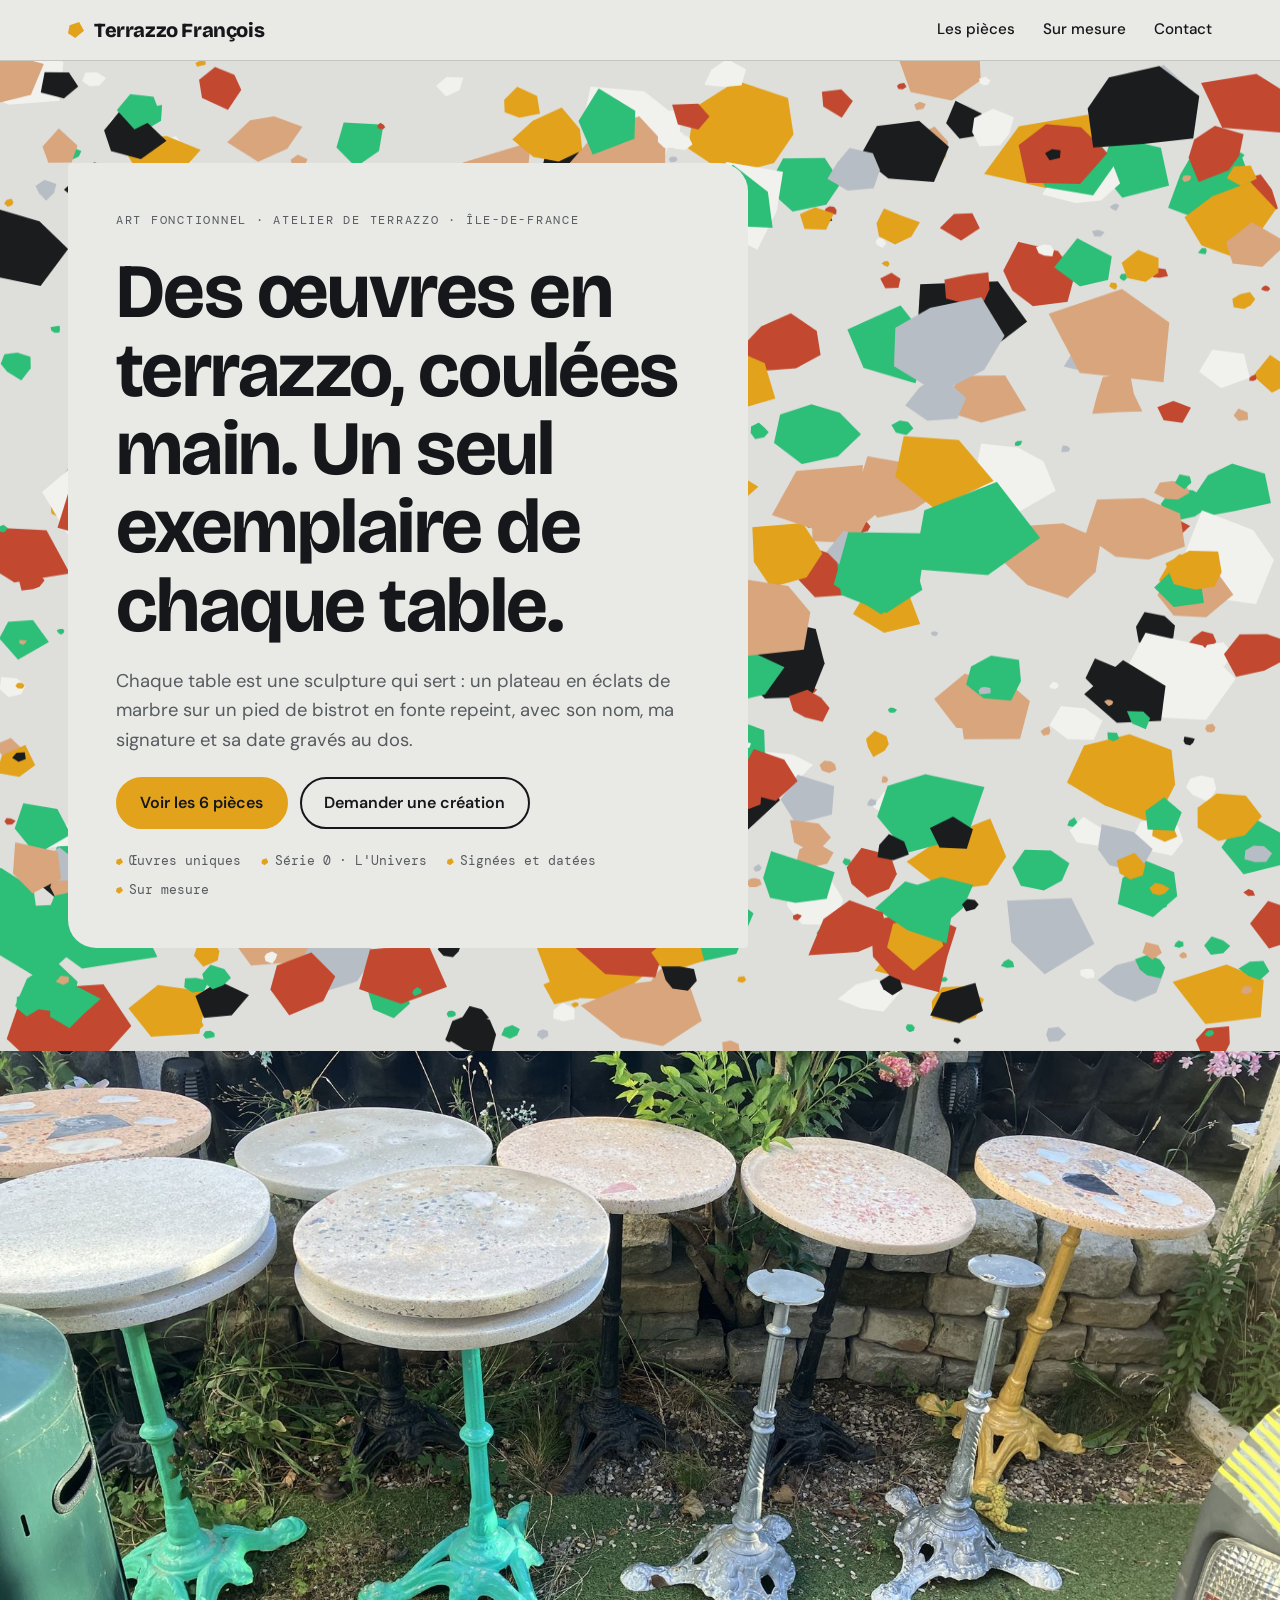
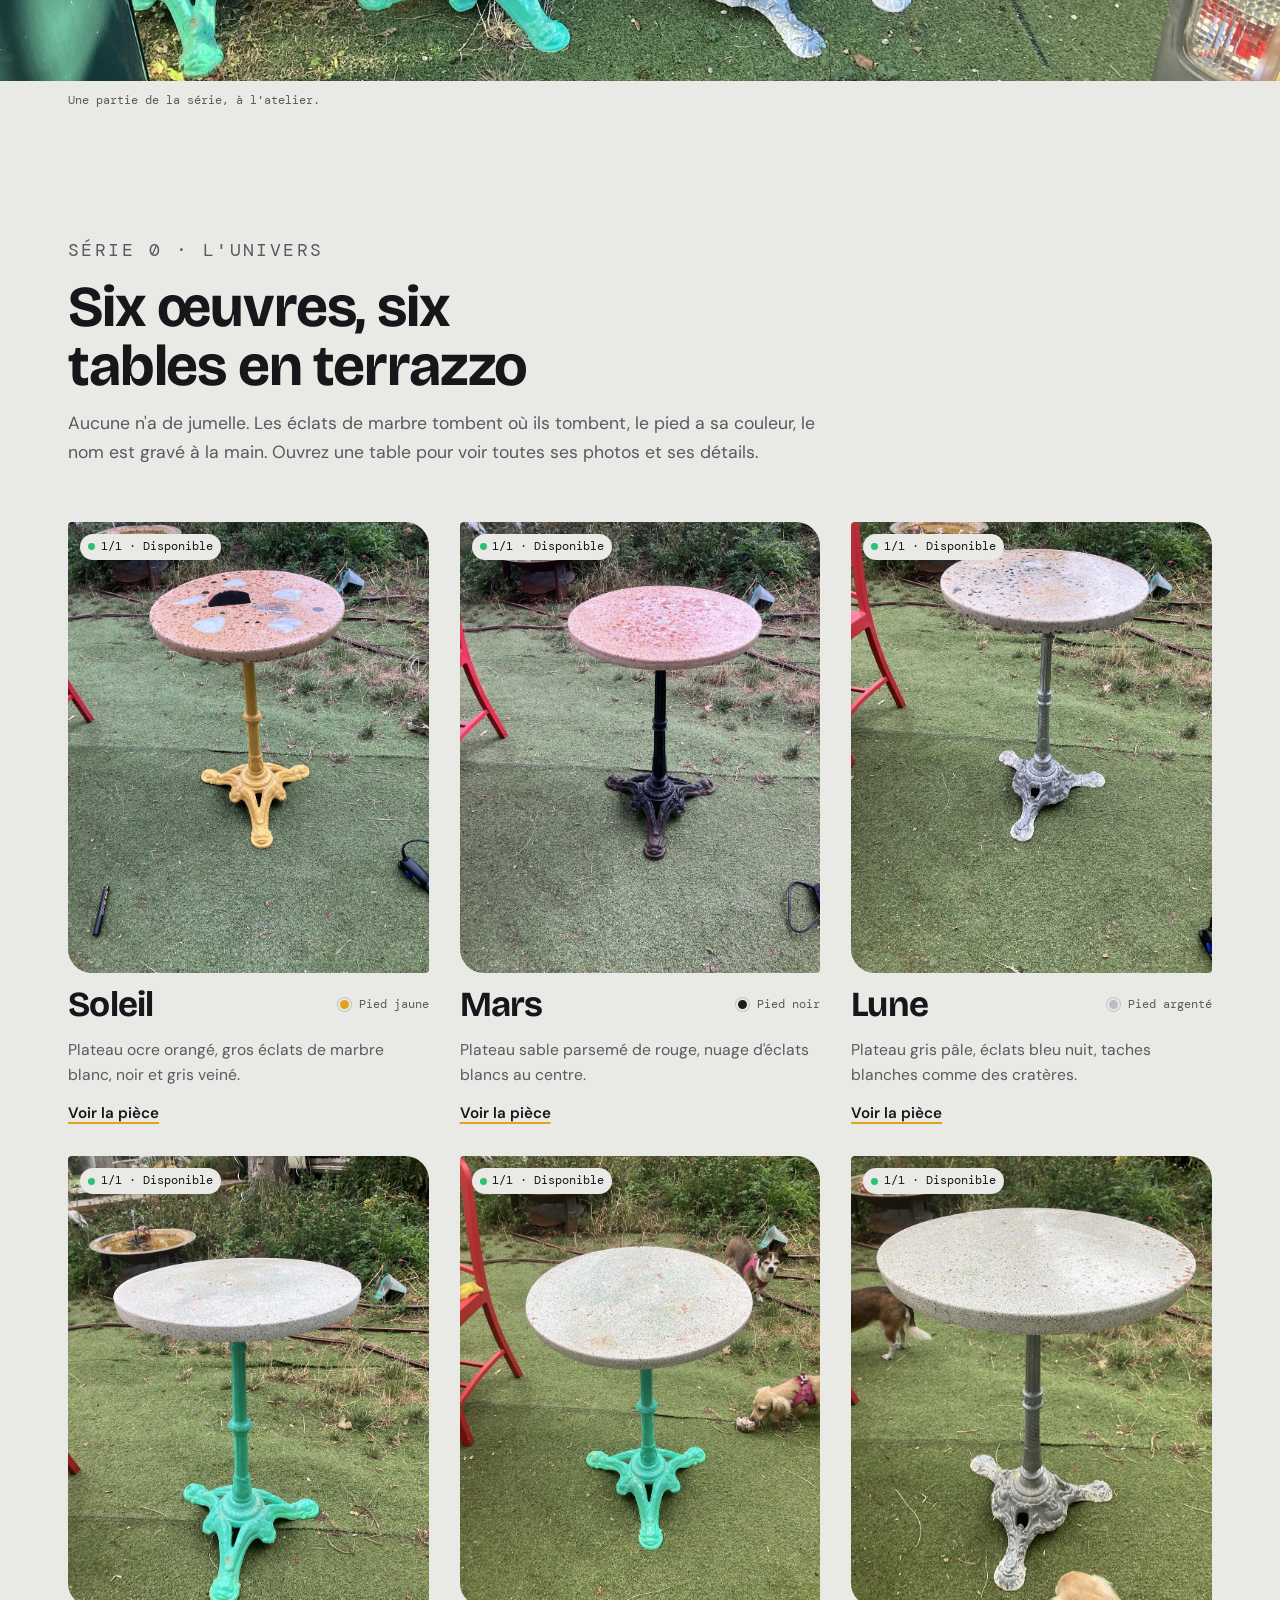
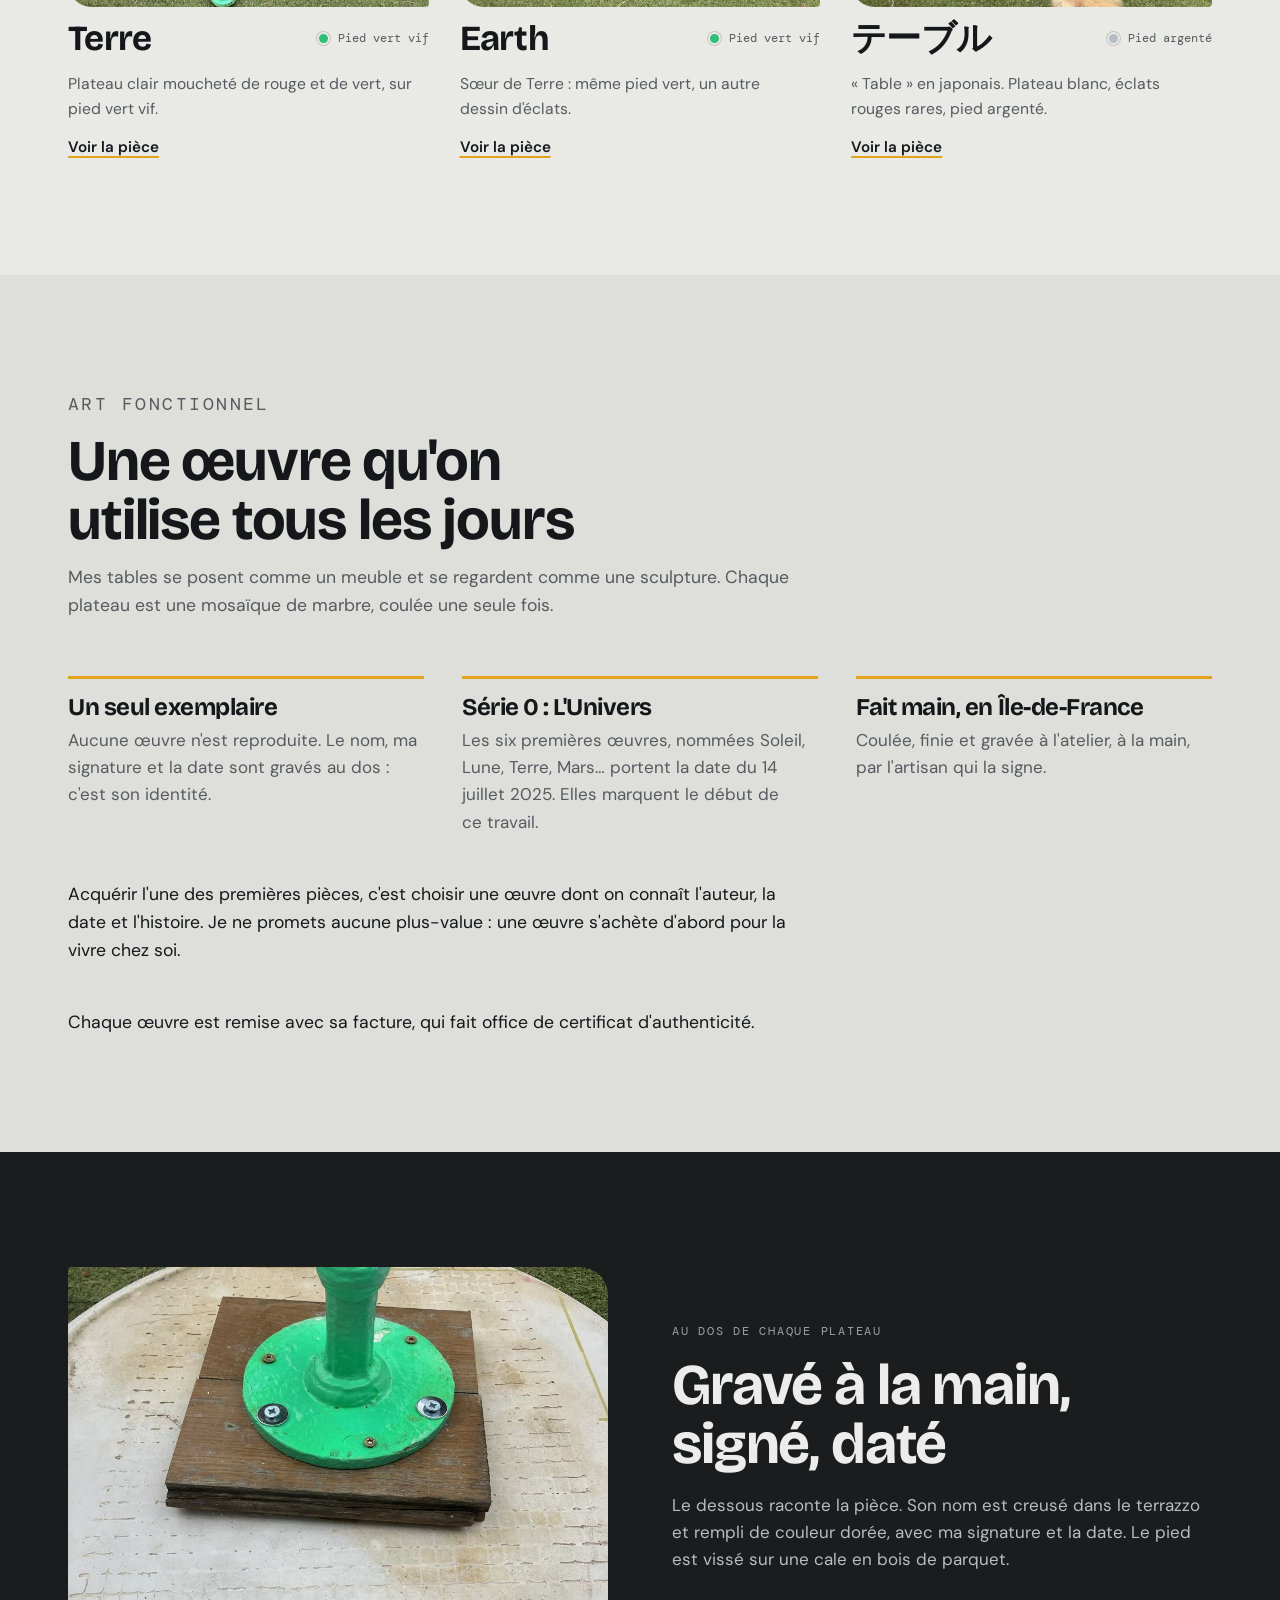
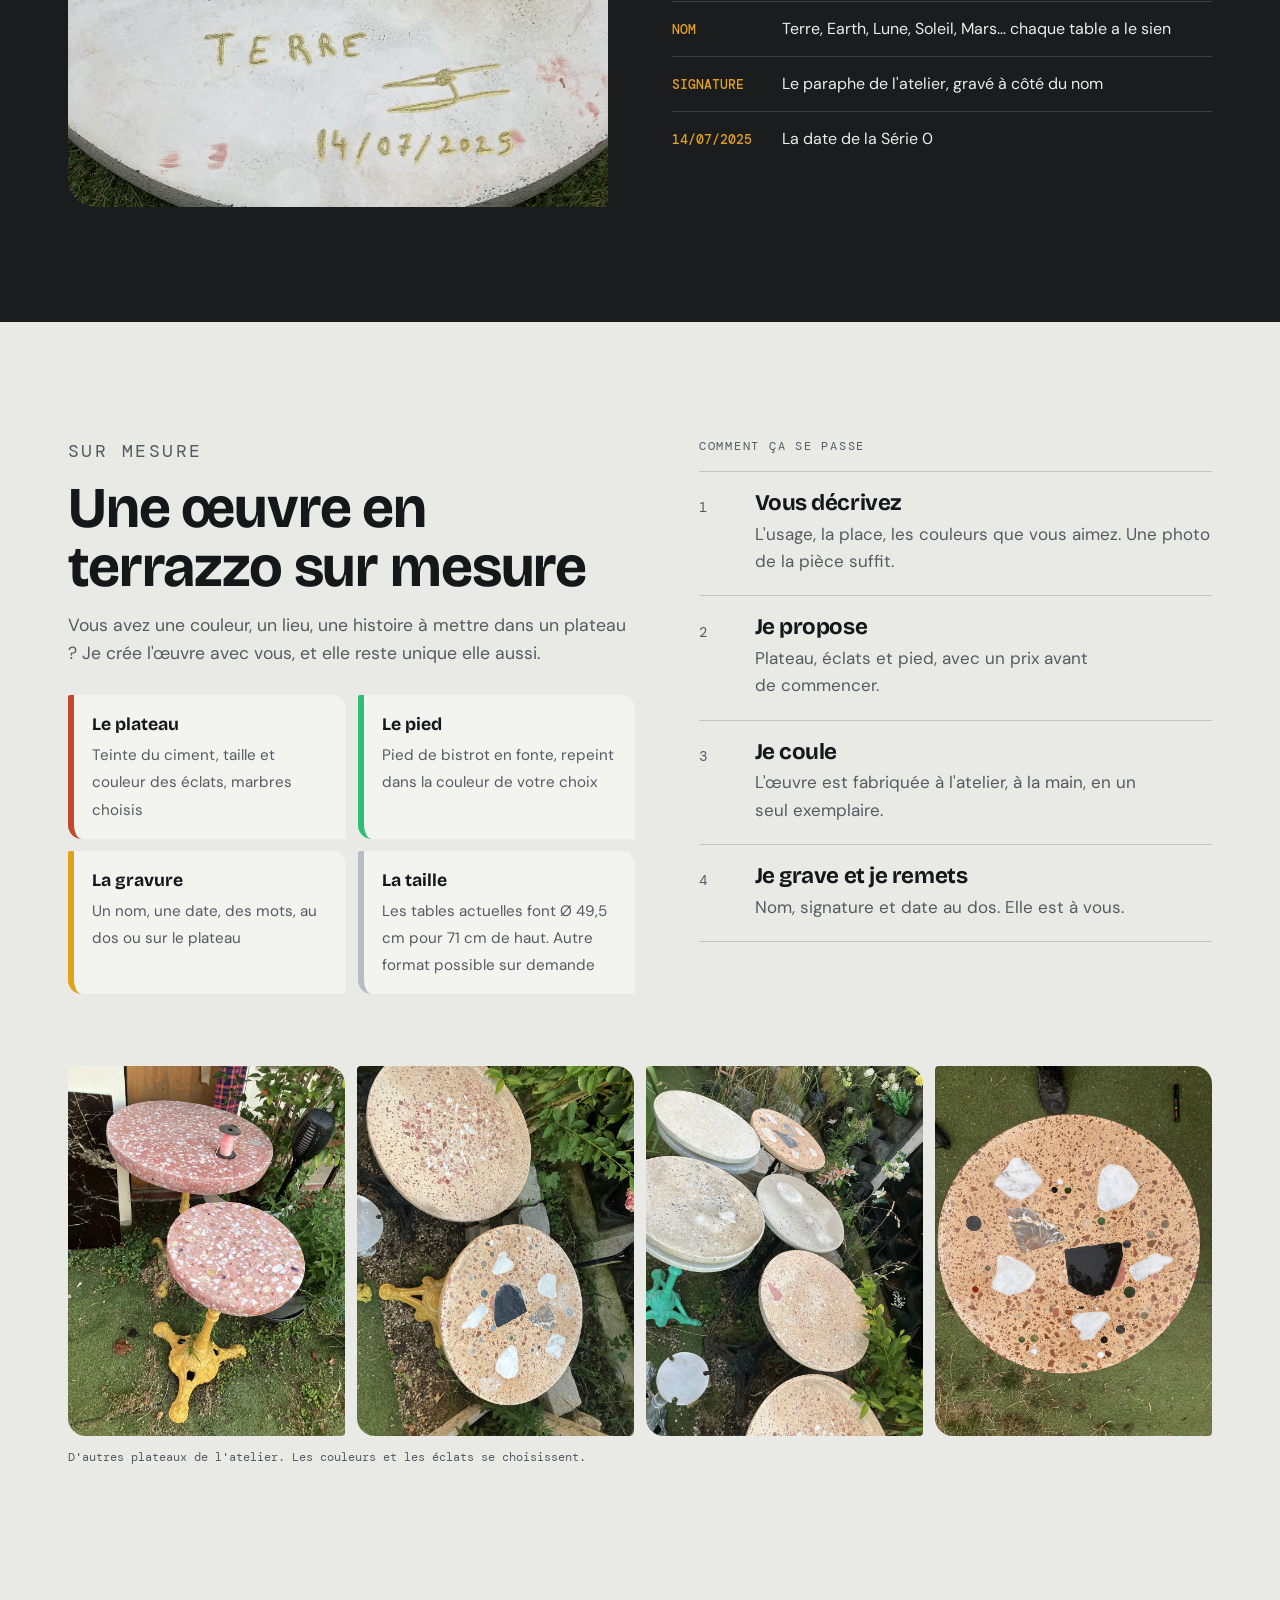
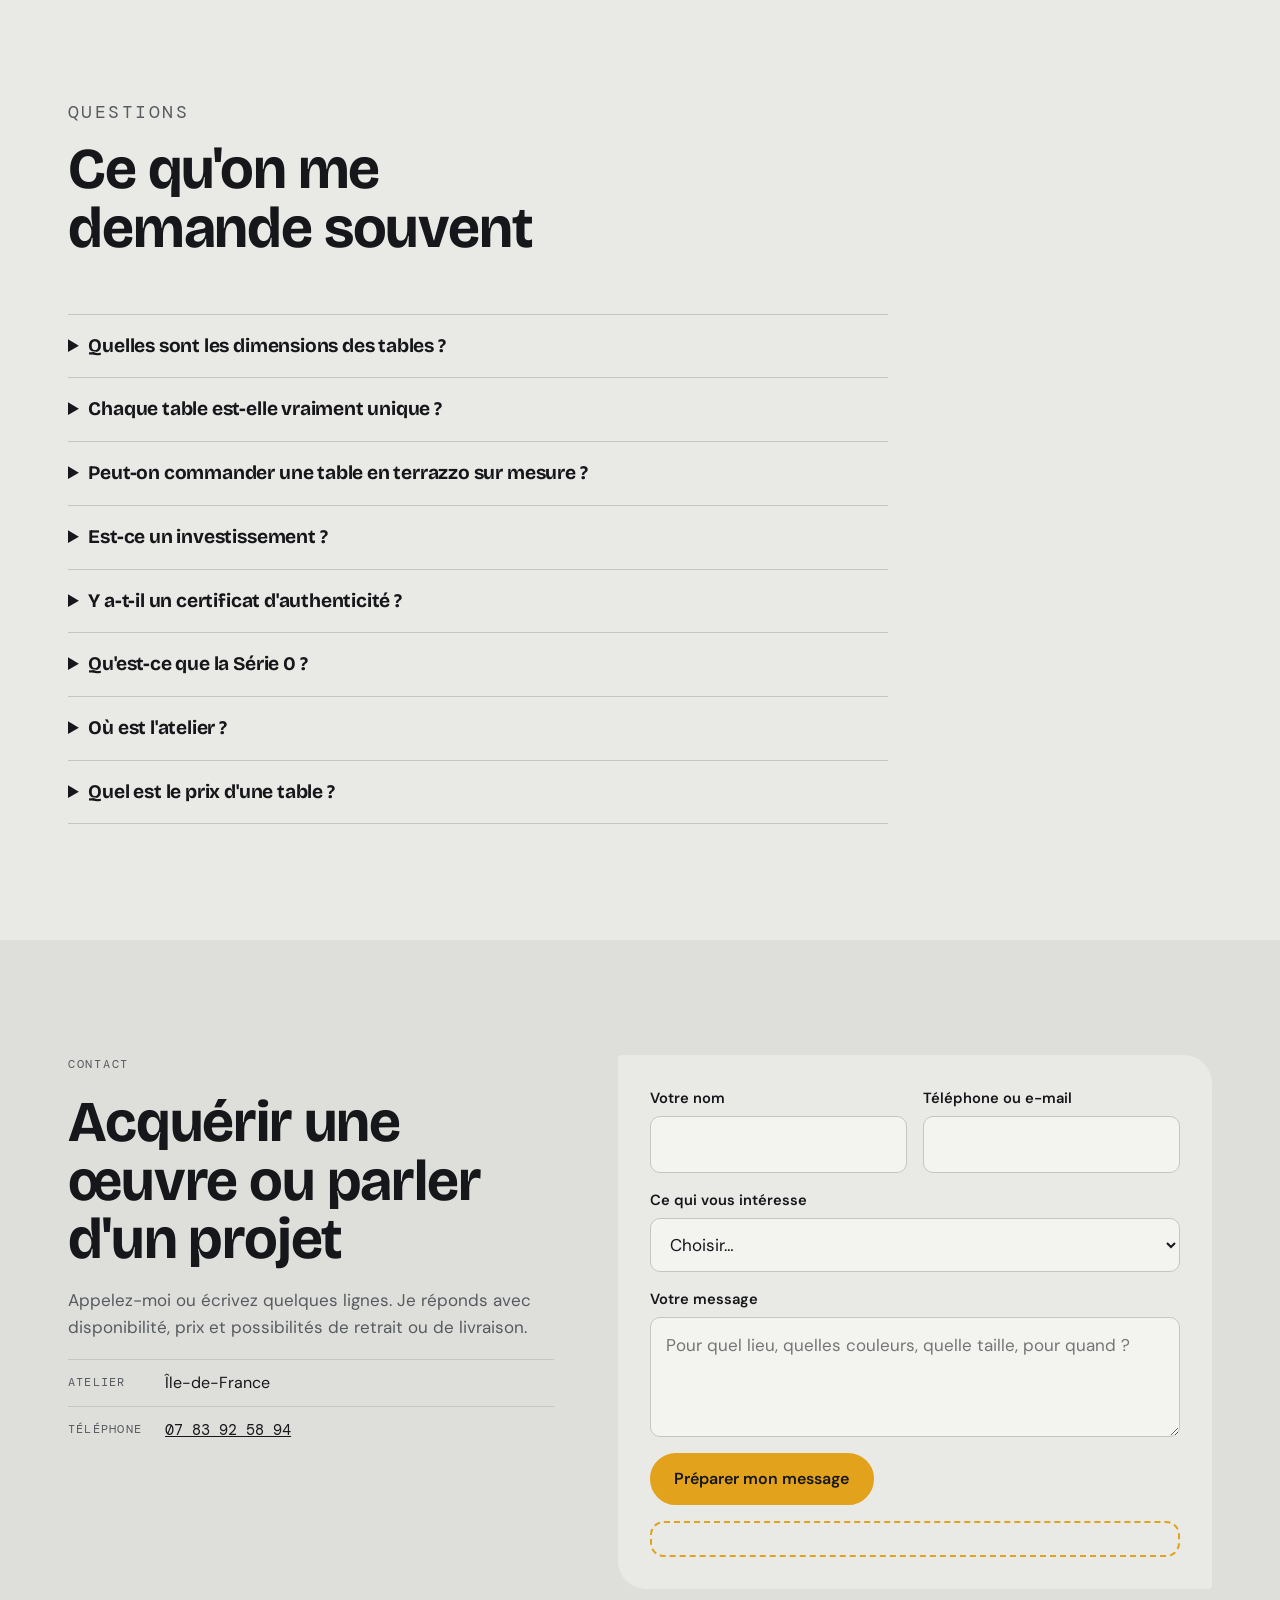
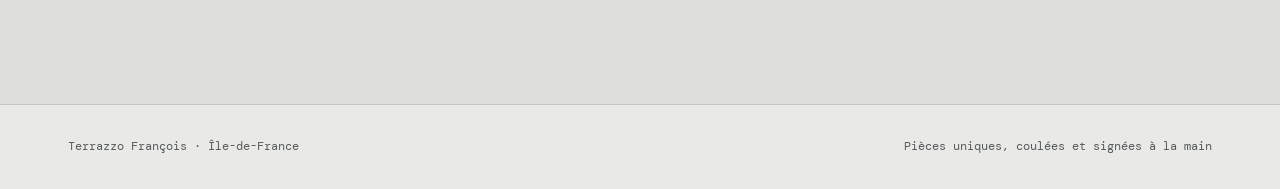
<file: index.html>
<!doctype html>
<html lang="fr">
<head>
<meta charset="utf-8">
<meta name="viewport" content="width=device-width, initial-scale=1, viewport-fit=cover">
<title>Table terrazzo faite main, œuvre unique signée | Terrazzo François</title>
<meta name="description" content="Œuvres en terrazzo coulées main en Île-de-France : des tables d&#x27;art fonctionnel, chacune en un seul exemplaire, gravée, signée et datée. Création sur mesure.">
<link rel="canonical" href="https://frafra92.github.io/terrazzo/">
<meta property="og:site_name" content="Terrazzo François">
<meta property="og:locale" content="fr_FR">
<meta property="og:type" content="website">
<meta property="og:title" content="Table terrazzo faite main, œuvre unique signée | Terrazzo François">
<meta property="og:description" content="Œuvres en terrazzo coulées main en Île-de-France : des tables d&#x27;art fonctionnel, chacune en un seul exemplaire, gravée, signée et datée. Création sur mesure.">
<meta property="og:url" content="https://frafra92.github.io/terrazzo/">
<meta property="og:image" content="https://frafra92.github.io/terrazzo/img/groupe.jpg">
<meta name="twitter:card" content="summary_large_image">
<link rel="preconnect" href="https://fonts.googleapis.com">
<link rel="preconnect" href="https://fonts.gstatic.com" crossorigin>
<link rel="stylesheet" href="https://fonts.googleapis.com/css2?family=Bricolage+Grotesque:opsz,wght@12..96,500..800&family=DM+Sans:wght@400;500;600&family=DM+Mono:wght@400;500&family=Noto+Sans+JP:wght@600&text=%E3%83%86%E3%83%BC%E3%83%96%E3%83%AB&display=swap">
<link rel="stylesheet" href="style.css">
<script type="application/ld+json">{"@context": "https://schema.org", "@type": "LocalBusiness", "name": "Terrazzo François", "description": "Œuvres en terrazzo coulées main : tables d'art fonctionnel, exemplaires uniques signés et datés, et créations sur mesure.", "url": "https://frafra92.github.io/terrazzo/", "telephone": "+33783925894", "image": "https://frafra92.github.io/terrazzo/img/groupe.jpg", "areaServed": {"@type": "AdministrativeArea", "name": "Île-de-France"}}</script>
<script type="application/ld+json">{"@context": "https://schema.org", "@type": "FAQPage", "mainEntity": [{"@type": "Question", "name": "Quelles sont les dimensions des tables ?", "acceptedAnswer": {"@type": "Answer", "text": "Chaque table mesure 71 cm de haut. Le plateau rond en terrazzo fait 49,5 cm de diamètre et 3,5 cm d'épaisseur."}}, {"@type": "Question", "name": "Chaque table est-elle vraiment unique ?", "acceptedAnswer": {"@type": "Answer", "text": "Oui. Les plateaux sont coulés à la main, avec des éclats de marbre placés pour chaque pièce. Aucun plateau n'est reproduit. Le nom, la signature et la date sont gravés au dos."}}, {"@type": "Question", "name": "Peut-on commander une table en terrazzo sur mesure ?", "acceptedAnswer": {"@type": "Answer", "text": "Oui. La couleur du plateau, les éclats de marbre, le pied, la gravure et la taille se choisissent avec vous. Appelez ou envoyez un SMS pour décrire votre projet."}}, {"@type": "Question", "name": "Est-ce un investissement ?", "acceptedAnswer": {"@type": "Answer", "text": "Chaque table est une œuvre signée, datée et en un seul exemplaire, ce qui la distingue d'un meuble de série. Je ne promets aucune plus-value : une œuvre s'achète d'abord pour la vivre chez soi."}}, {"@type": "Question", "name": "Y a-t-il un certificat d'authenticité ?", "acceptedAnswer": {"@type": "Answer", "text": "Oui. Chaque œuvre est remise avec sa facture, qui fait office de certificat d'authenticité."}}, {"@type": "Question", "name": "Qu'est-ce que la Série 0 ?", "acceptedAnswer": {"@type": "Answer", "text": "C'est la première série de tables, nommée L'Univers : les six premières œuvres, gravées et datées du 14 juillet 2025, qui marquent le début de ce travail."}}, {"@type": "Question", "name": "Où est l'atelier ?", "acceptedAnswer": {"@type": "Answer", "text": "En Île-de-France. Pas de visite sur place : on se joint par téléphone ou SMS, à toute heure, et le retrait ou la livraison se discutent à la commande."}}, {"@type": "Question", "name": "Quel est le prix d'une table ?", "acceptedAnswer": {"@type": "Answer", "text": "Le prix est communiqué sur demande, par téléphone ou SMS, car chaque pièce est unique."}}]}</script>
</head>
<body>
</head>
<body>


<header class="top">
  <div class="wrap">
    <a class="brand" href="#haut"><i aria-hidden="true"></i>Terrazzo François</a>
    <nav aria-label="Navigation principale">
      <a href="#pieces">Les pièces</a>
      <a href="#sur-mesure">Sur mesure</a>
      <a href="#contact">Contact</a>
    </nav>
  </div>
</header>

<main id="haut">
  <section class="hero">
    <canvas id="chips" aria-hidden="true"></canvas>
    <div class="wrap">
      <div class="panel">
        <p class="eyebrow">Art fonctionnel · Atelier de terrazzo · Île-de-France</p>
        <h1>Des œuvres en terrazzo, coulées main. Un seul exemplaire de chaque table.</h1>
        <p class="lead">Chaque table est une sculpture qui sert : un plateau en éclats de marbre sur un pied de bistrot en fonte repeint, avec son nom, ma signature et sa date gravés au dos.</p>
        <div class="ctas">
          <a class="btn primary" href="#pieces">Voir les 6 pièces</a>
          <a class="btn" href="#sur-mesure">Demander une création</a>
        </div>
        <div class="facts"><span>Œuvres uniques</span><span>Série 0 · L'Univers</span><span>Signées et datées</span><span>Sur mesure</span></div>
      </div>
    </div>
  </section>

  <figure class="group">
    <img src="img/groupe.jpg" alt="Les tables en terrazzo alignées dans le jardin de l'atelier : pieds verts, argentés, jaune et noirs" width="1800" height="1350" fetchpriority="high">
    <div class="wrap"><figcaption>Une partie de la série, à l'atelier.</figcaption></div>
  </figure>

  <section class="section" id="pieces">
    <div class="wrap">
      <div class="head">
        <p class="eyebrow">Série 0 · L'Univers</p>
        <h2>Six œuvres, six tables en terrazzo</h2>
        <p>Aucune n'a de jumelle. Les éclats de marbre tombent où ils tombent, le pied a sa couleur, le nom est gravé à la main. Ouvrez une table pour voir toutes ses photos et ses détails.</p>
      </div>
      <div class="grid">
  <a class="card" href="tables/soleil/" aria-label="Voir la table en terrazzo Soleil">
    <div class="ph"><img src="img/soleil-1.jpg" alt="Table en terrazzo Soleil, plateau ocre et pied jaune, vue de profil" loading="lazy" width="975" height="1300">
      <span class="tag"><i class="dot"></i>1/1 · Disponible</span></div>
    <div class="row"><h3>Soleil</h3>
      <span class="sw"><i style="background:#E2A21B"></i>Pied jaune</span></div>
    <p>Plateau ocre orangé, gros éclats de marbre blanc, noir et gris veiné.</p>
    <span class="more">Voir la pièce</span>
  </a>
  <a class="card" href="tables/mars/" aria-label="Voir la table en terrazzo Mars">
    <div class="ph"><img src="img/mars-1.jpg" alt="Table en terrazzo Mars, plateau sable et rouge sur pied noir, vue de profil" loading="lazy" width="975" height="1300">
      <span class="tag"><i class="dot"></i>1/1 · Disponible</span></div>
    <div class="row"><h3>Mars</h3>
      <span class="sw"><i style="background:#1B1C1E"></i>Pied noir</span></div>
    <p>Plateau sable parsemé de rouge, nuage d&#x27;éclats blancs au centre.</p>
    <span class="more">Voir la pièce</span>
  </a>
  <a class="card" href="tables/lune/" aria-label="Voir la table en terrazzo Lune">
    <div class="ph"><img src="img/lune-1.jpg" alt="Table en terrazzo Lune, plateau gris pâle sur pied argenté, vue de profil" loading="lazy" width="975" height="1300">
      <span class="tag"><i class="dot"></i>1/1 · Disponible</span></div>
    <div class="row"><h3>Lune</h3>
      <span class="sw"><i style="background:#B7BDC4"></i>Pied argenté</span></div>
    <p>Plateau gris pâle, éclats bleu nuit, taches blanches comme des cratères.</p>
    <span class="more">Voir la pièce</span>
  </a>
  <a class="card" href="tables/terre/" aria-label="Voir la table en terrazzo Terre">
    <div class="ph"><img src="img/terre-1.jpg" alt="Table en terrazzo Terre, plateau clair sur pied vert vif, vue de profil" loading="lazy" width="975" height="1300">
      <span class="tag"><i class="dot"></i>1/1 · Disponible</span></div>
    <div class="row"><h3>Terre</h3>
      <span class="sw"><i style="background:#2DBE78"></i>Pied vert vif</span></div>
    <p>Plateau clair moucheté de rouge et de vert, sur pied vert vif.</p>
    <span class="more">Voir la pièce</span>
  </a>
  <a class="card" href="tables/earth/" aria-label="Voir la table en terrazzo Earth">
    <div class="ph"><img src="img/earth-1.jpg" alt="Table en terrazzo Earth, plateau clair sur pied vert vif, vue de profil" loading="lazy" width="975" height="1300">
      <span class="tag"><i class="dot"></i>1/1 · Disponible</span></div>
    <div class="row"><h3>Earth</h3>
      <span class="sw"><i style="background:#2DBE78"></i>Pied vert vif</span></div>
    <p>Sœur de Terre : même pied vert, un autre dessin d&#x27;éclats.</p>
    <span class="more">Voir la pièce</span>
  </a>
  <a class="card" href="tables/teburu/" aria-label="Voir la table en terrazzo テーブル">
    <div class="ph"><img src="img/table-1.jpg" alt="Table en terrazzo テーブル (tēburu), plateau blanc sur pied argenté, vue de profil" loading="lazy" width="975" height="1300">
      <span class="tag"><i class="dot"></i>1/1 · Disponible</span></div>
    <div class="row"><h3 lang="ja">テーブル</h3>
      <span class="sw"><i style="background:#B7BDC4"></i>Pied argenté</span></div>
    <p>« Table » en japonais. Plateau blanc, éclats rouges rares, pied argenté.</p>
    <span class="more">Voir la pièce</span>
  </a></div>
    </div>
  </section>

  <section class="section art" id="oeuvre">
    <div class="wrap">
      <div class="head">
        <p class="eyebrow">Art fonctionnel</p>
        <h2>Une œuvre qu'on utilise tous les jours</h2>
        <p>Mes tables se posent comme un meuble et se regardent comme une sculpture. Chaque plateau est une mosaïque de marbre, coulée une seule fois.</p>
      </div>
      <div class="artgrid">
        <div><h3>Un seul exemplaire</h3><p>Aucune œuvre n'est reproduite. Le nom, ma signature et la date sont gravés au dos : c'est son identité.</p></div>
        <div><h3>Série 0 : L'Univers</h3><p>Les six premières œuvres, nommées Soleil, Lune, Terre, Mars… portent la date du 14 juillet 2025. Elles marquent le début de ce travail.</p></div>
        <div><h3>Fait main, en Île-de-France</h3><p>Coulée, finie et gravée à l'atelier, à la main, par l'artisan qui la signe.</p></div>
      </div>
      <p class="artnote">Acquérir l'une des premières pièces, c'est choisir une œuvre dont on connaît l'auteur, la date et l'histoire. Je ne promets aucune plus-value : une œuvre s'achète d'abord pour la vivre chez soi.</p>
      <p class="artnote">Chaque œuvre est remise avec sa facture, qui fait office de certificat d'authenticité.</p>
    </div>
  </section>

  <section class="section sign">
    <div class="wrap">
      <img src="img/terre-4.jpg" alt="Le dessous du plateau Terre : le nom, la signature et la date 14/07/2025 gravés dans le terrazzo, avec le pied vissé sur une cale en bois de parquet" loading="lazy" width="975" height="1300">
      <div>
        <span class="eyebrow">Au dos de chaque plateau</span>
        <h2>Gravé à la main, signé, daté</h2>
        <p>Le dessous raconte la pièce. Son nom est creusé dans le terrazzo et rempli de couleur dorée, avec ma signature et la date. Le pied est vissé sur une cale en bois de parquet.</p>
        <ul>
          <li><b>NOM</b><span>Terre, Earth, Lune, Soleil, Mars… chaque table a le sien</span></li>
          <li><b>SIGNATURE</b><span>Le paraphe de l'atelier, gravé à côté du nom</span></li>
          <li><b>14/07/2025</b><span>La date de la Série 0</span></li>
        </ul>
      </div>
    </div>
  </section>

  <section class="section" id="sur-mesure">
    <div class="wrap">
      <div class="custom">
        <div>
          <div class="head" style="margin-bottom:0">
            <p class="eyebrow">Sur mesure</p>
            <h2>Une œuvre en terrazzo sur mesure</h2>
            <p>Vous avez une couleur, un lieu, une histoire à mettre dans un plateau ? Je crée l'œuvre avec vous, et elle reste unique elle aussi.</p>
          </div>
          <div class="opts">
            <div class="opt" style="--oc:var(--c-red)"><b>Le plateau</b><span>Teinte du ciment, taille et couleur des éclats, marbres choisis</span></div>
            <div class="opt" style="--oc:var(--c-green)"><b>Le pied</b><span>Pied de bistrot en fonte, repeint dans la couleur de votre choix</span></div>
            <div class="opt" style="--oc:var(--c-yellow)"><b>La gravure</b><span>Un nom, une date, des mots, au dos ou sur le plateau</span></div>
            <div class="opt" style="--oc:var(--c-silver)"><b>La taille</b><span>Les tables actuelles font Ø 49,5 cm pour 71 cm de haut. Autre format possible sur demande</span></div>
          </div>
        </div>
        <div>
          <p class="steps-title">Comment ça se passe</p>
          <ol class="steps">
            <li><span class="n">1</span><div><h3>Vous décrivez</h3><p>L'usage, la place, les couleurs que vous aimez. Une photo de la pièce suffit.</p></div></li>
            <li><span class="n">2</span><div><h3>Je propose</h3><p>Plateau, éclats et pied, avec un prix avant de commencer.</p></div></li>
            <li><span class="n">3</span><div><h3>Je coule</h3><p>L'œuvre est fabriquée à l'atelier, à la main, en un seul exemplaire.</p></div></li>
            <li><span class="n">4</span><div><h3>Je grave et je remets</h3><p>Nom, signature et date au dos. Elle est à vous.</p></div></li>
          </ol>
        </div>
      </div>

      <div class="strip">
        <img src="img/atelier-2863.jpg" alt="Deux plateaux rose et blanc en terrazzo sur pieds jaunes" loading="lazy" width="975" height="1300">
        <img src="img/atelier-2861.jpg" alt="Plateaux de terrazzo vus du dessus, avec gros éclats de marbre blanc et noir" loading="lazy" width="975" height="1300">
        <img src="img/atelier-2860.jpg" alt="Plateaux de terrazzo aux teintes sable, rouge et gris dans le jardin" loading="lazy" width="975" height="1300">
        <img src="img/soleil-2.jpg" alt="Détail du plateau Soleil, éclats de marbre sur fond ocre" loading="lazy" width="975" height="1300">
      </div>
      <p class="strip-cap">D'autres plateaux de l'atelier. Les couleurs et les éclats se choisissent.</p>
    </div>
  </section>

  <section class="section" id="questions"><div class="wrap"><div class="head"><p class="eyebrow">Questions</p><h2>Ce qu'on me demande souvent</h2></div><div class="faq"><details><summary>Quelles sont les dimensions des tables ?</summary><p>Chaque table mesure 71 cm de haut. Le plateau rond en terrazzo fait 49,5 cm de diamètre et 3,5 cm d&#x27;épaisseur.</p></details><details><summary>Chaque table est-elle vraiment unique ?</summary><p>Oui. Les plateaux sont coulés à la main, avec des éclats de marbre placés pour chaque pièce. Aucun plateau n&#x27;est reproduit. Le nom, la signature et la date sont gravés au dos.</p></details><details><summary>Peut-on commander une table en terrazzo sur mesure ?</summary><p>Oui. La couleur du plateau, les éclats de marbre, le pied, la gravure et la taille se choisissent avec vous. Appelez ou envoyez un SMS pour décrire votre projet.</p></details><details><summary>Est-ce un investissement ?</summary><p>Chaque table est une œuvre signée, datée et en un seul exemplaire, ce qui la distingue d&#x27;un meuble de série. Je ne promets aucune plus-value : une œuvre s&#x27;achète d&#x27;abord pour la vivre chez soi.</p></details><details><summary>Y a-t-il un certificat d&#x27;authenticité ?</summary><p>Oui. Chaque œuvre est remise avec sa facture, qui fait office de certificat d&#x27;authenticité.</p></details><details><summary>Qu&#x27;est-ce que la Série 0 ?</summary><p>C&#x27;est la première série de tables, nommée L&#x27;Univers : les six premières œuvres, gravées et datées du 14 juillet 2025, qui marquent le début de ce travail.</p></details><details><summary>Où est l&#x27;atelier ?</summary><p>En Île-de-France. Pas de visite sur place : on se joint par téléphone ou SMS, à toute heure, et le retrait ou la livraison se discutent à la commande.</p></details><details><summary>Quel est le prix d&#x27;une table ?</summary><p>Le prix est communiqué sur demande, par téléphone ou SMS, car chaque pièce est unique.</p></details></div></div></section>

  <section class="section contact" id="contact">
    <div class="wrap cwrap">
      <div class="cinfo">
        <p class="eyebrow">Contact</p>
        <h2>Acquérir une œuvre ou parler d'un projet</h2>
        <p>Appelez-moi ou écrivez quelques lignes. Je réponds avec disponibilité, prix et possibilités de retrait ou de livraison.</p>
        <dl class="dl" id="dl">
          <div><dt>Atelier</dt><dd>Île-de-France</dd></div>
          <div><dt>Téléphone</dt><dd><a class="num" href="tel:+33783925894">07 83 92 58 94</a></dd></div>
        </dl>
      </div>
      <form id="form" novalidate>
        <div class="two">
          <div class="f"><label for="nom">Votre nom</label><input id="nom" autocomplete="name"></div>
          <div class="f"><label for="coord">Téléphone ou e-mail</label><input id="coord" autocomplete="tel"></div>
        </div>
        <div class="f"><label for="piece">Ce qui vous intéresse</label>
          <select id="piece"><option value="">Choisir…</option><option value="Soleil">Soleil (pied jaune)</option><option value="Mars">Mars (pied noir)</option><option value="Lune">Lune (pied argenté)</option><option value="Terre">Terre (pied vert vif)</option><option value="Earth">Earth (pied vert vif)</option><option value="テーブル">テーブル (pied argenté)</option><option value="une création sur mesure">Une création sur mesure</option></select></div>
        <div class="f"><label for="msg">Votre message</label>
          <textarea id="msg" placeholder="Pour quel lieu, quelles couleurs, quelle taille, pour quand ?"></textarea></div>
        <button class="btn primary" type="submit" style="align-self:flex-start">Préparer mon message</button>
        <div id="out" class="out" hidden></div>
      </form>
    </div>
  </section>
</main>

<footer><div class="wrap"><span>Terrazzo François · Île-de-France</span><span>Pièces uniques, coulées et signées à la main</span></div></footer>

<script src="home.js"></script>
</body>
</html>
</file>
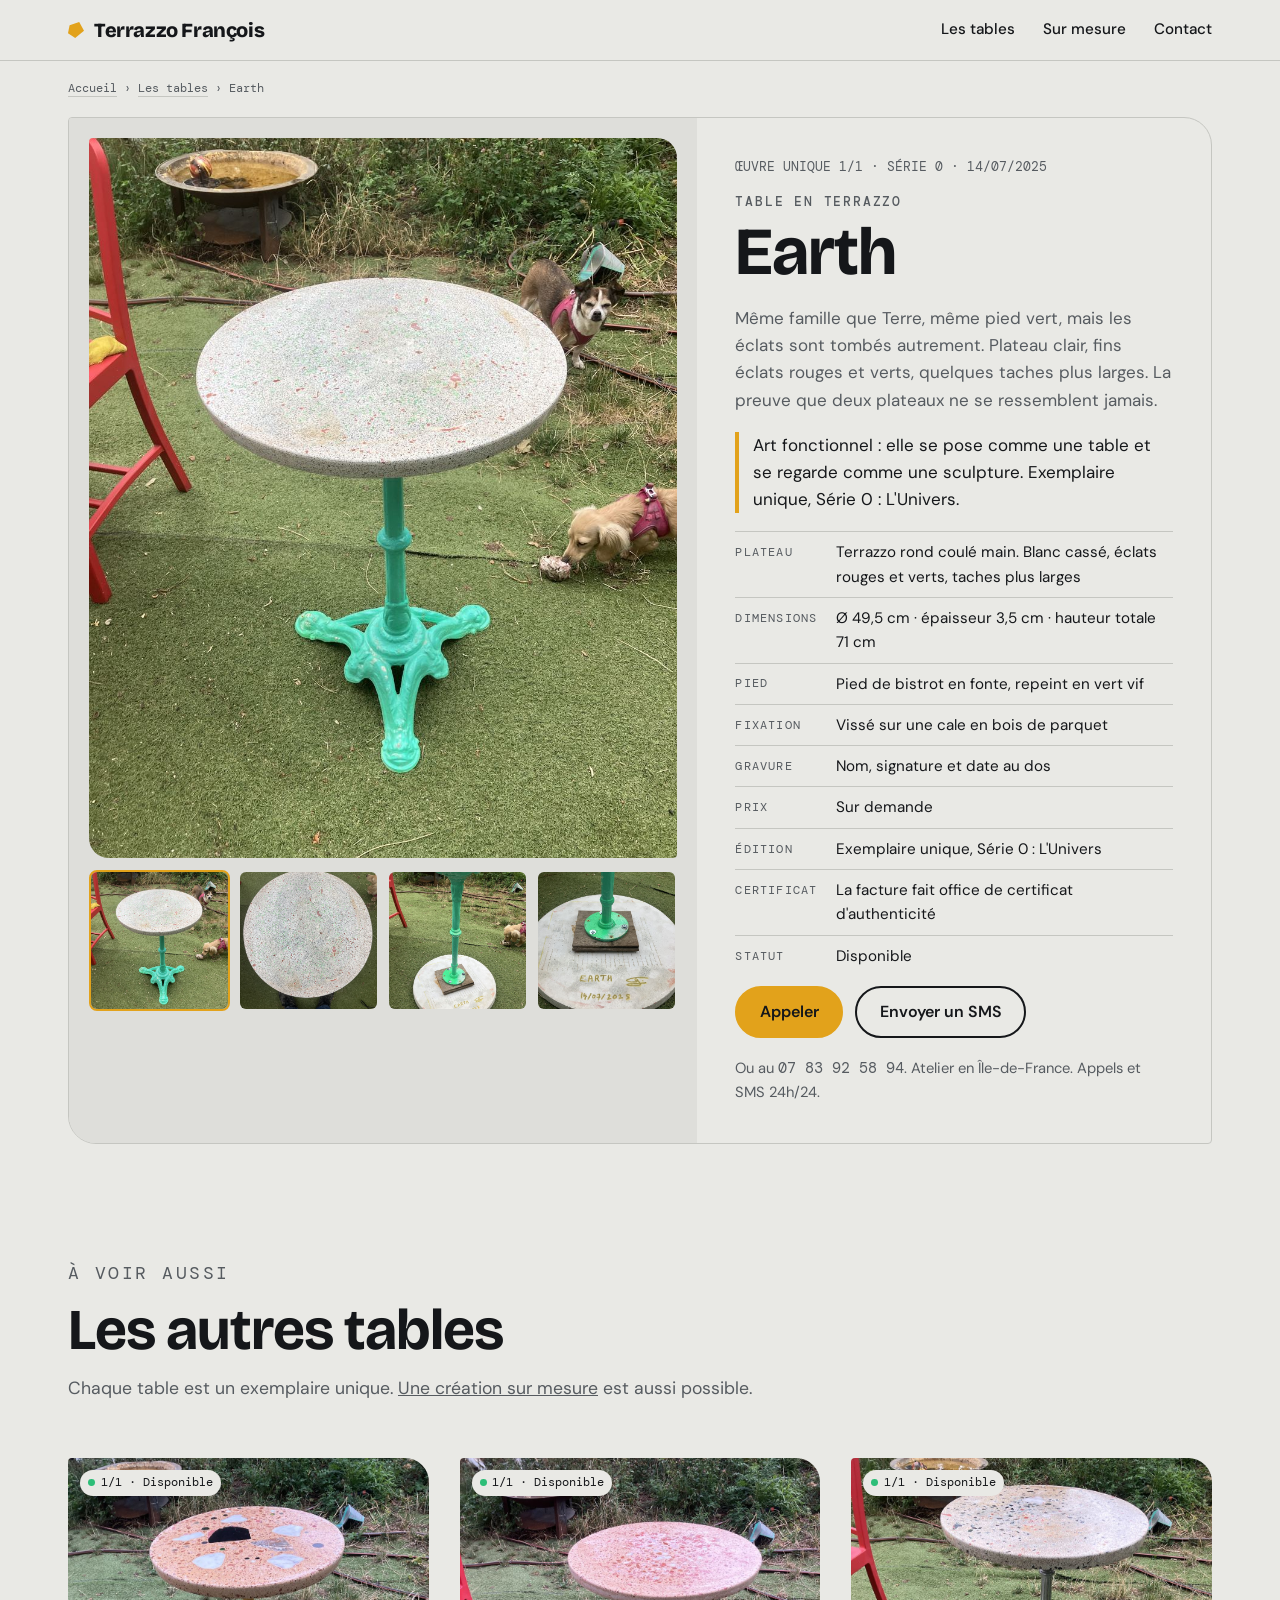
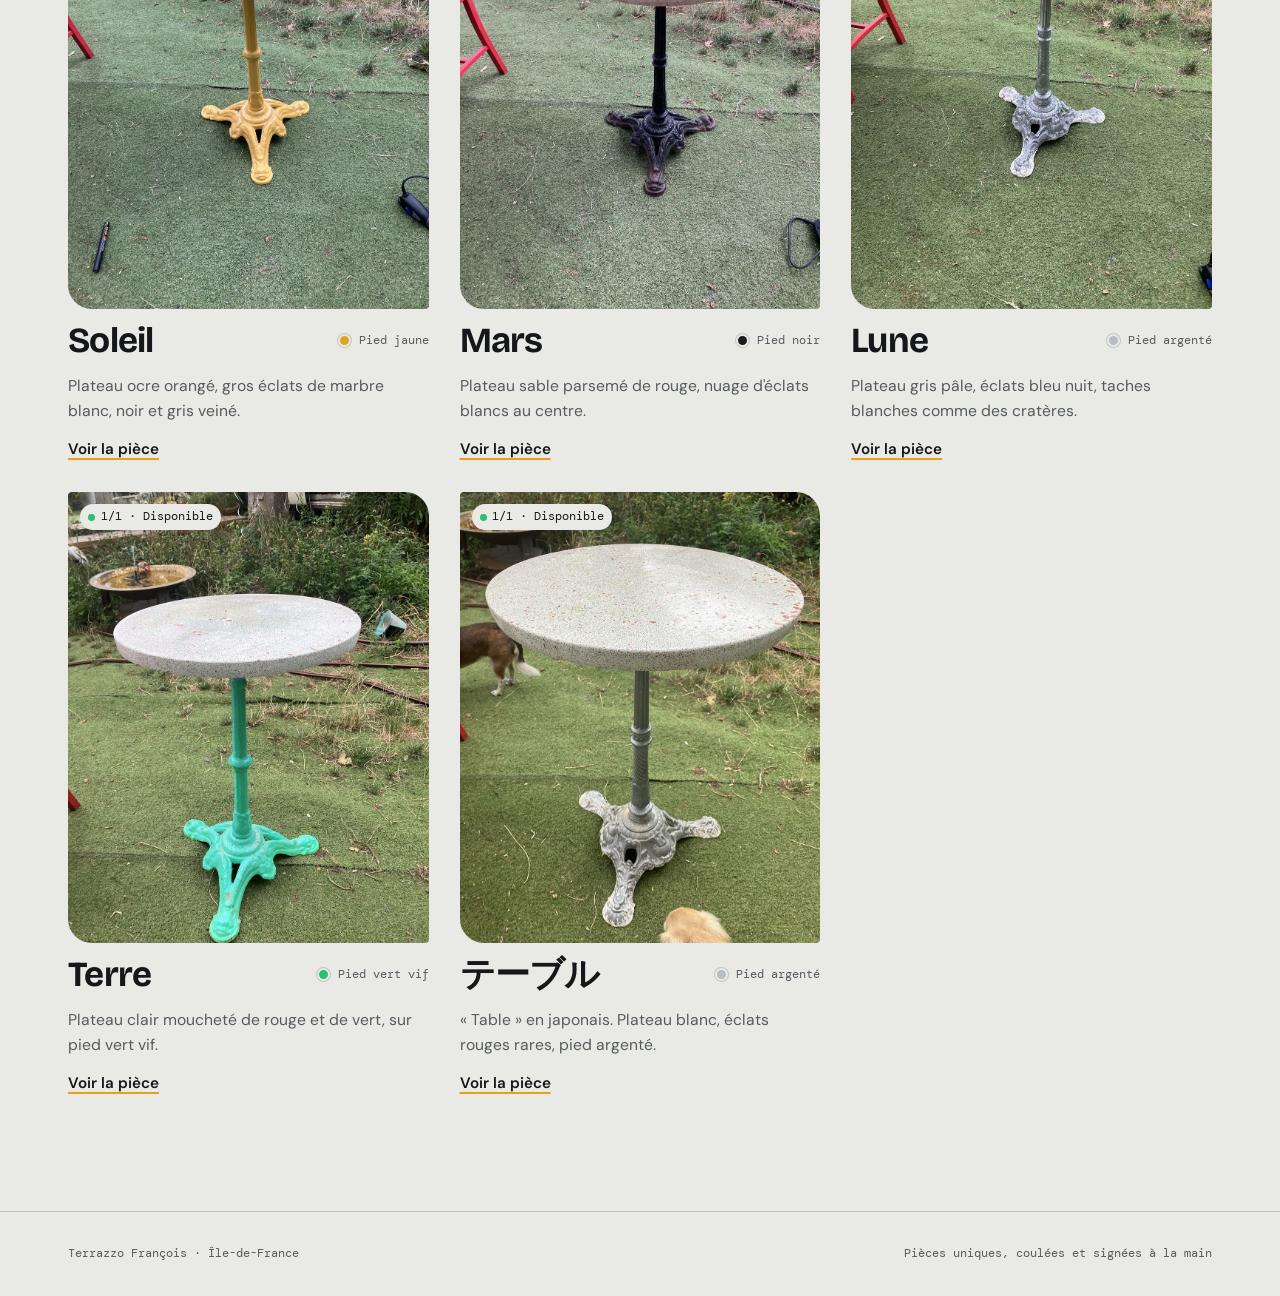
<file: tables/earth/index.html>
<!doctype html>
<html lang="fr">
<head>
<meta charset="utf-8">
<meta name="viewport" content="width=device-width, initial-scale=1, viewport-fit=cover">
<title>Table terrazzo Earth, œuvre unique pied vert vif | Terrazzo François</title>
<meta name="description" content="Table en terrazzo Earth, œuvre unique coulée main en Île-de-France. Plateau Ø 49,5 cm, pied vert vif, 71 cm de haut. Gravée, signée et datée.">
<link rel="canonical" href="https://frafra92.github.io/terrazzo/tables/earth/">
<meta property="og:site_name" content="Terrazzo François">
<meta property="og:locale" content="fr_FR">
<meta property="og:type" content="product">
<meta property="og:title" content="Table terrazzo Earth, œuvre unique pied vert vif | Terrazzo François">
<meta property="og:description" content="Table en terrazzo Earth, œuvre unique coulée main en Île-de-France. Plateau Ø 49,5 cm, pied vert vif, 71 cm de haut. Gravée, signée et datée.">
<meta property="og:url" content="https://frafra92.github.io/terrazzo/tables/earth/">
<meta property="og:image" content="https://frafra92.github.io/terrazzo/img/earth-1.jpg">
<meta name="twitter:card" content="summary_large_image">
<link rel="preconnect" href="https://fonts.googleapis.com">
<link rel="preconnect" href="https://fonts.gstatic.com" crossorigin>
<link rel="stylesheet" href="https://fonts.googleapis.com/css2?family=Bricolage+Grotesque:opsz,wght@12..96,500..800&family=DM+Sans:wght@400;500;600&family=DM+Mono:wght@400;500&family=Noto+Sans+JP:wght@600&text=%E3%83%86%E3%83%BC%E3%83%96%E3%83%AB&display=swap">
<link rel="stylesheet" href="../../style.css">
<script type="application/ld+json">{"@context": "https://schema.org", "@type": "Product", "name": "Table en terrazzo Earth", "description": "Même famille que Terre, même pied vert, mais les éclats sont tombés autrement. Plateau clair, fins éclats rouges et verts, quelques taches plus larges. La preuve que deux plateaux ne se ressemblent jamais.", "image": ["https://frafra92.github.io/terrazzo/img/earth-1.jpg", "https://frafra92.github.io/terrazzo/img/earth-2.jpg", "https://frafra92.github.io/terrazzo/img/earth-3.jpg", "https://frafra92.github.io/terrazzo/img/earth-4.jpg"], "brand": {"@type": "Brand", "name": "Terrazzo François"}, "category": "Table", "material": "Terrazzo", "color": "vert vif", "height": {"@type": "QuantitativeValue", "value": 71, "unitCode": "CMT"}, "width": {"@type": "QuantitativeValue", "value": 49.5, "unitCode": "CMT"}, "depth": {"@type": "QuantitativeValue", "value": 49.5, "unitCode": "CMT"}, "productionDate": "2025-07-14", "url": "https://frafra92.github.io/terrazzo/tables/earth/"}</script>
<script type="application/ld+json">{"@context": "https://schema.org", "@type": "BreadcrumbList", "itemListElement": [{"@type": "ListItem", "position": 1, "name": "Accueil", "item": "https://frafra92.github.io/terrazzo/"}, {"@type": "ListItem", "position": 2, "name": "Les tables", "item": "https://frafra92.github.io/terrazzo/#pieces"}, {"@type": "ListItem", "position": 3, "name": "Earth", "item": "https://frafra92.github.io/terrazzo/tables/earth/"}]}</script>
</head>
<body>
<header class="top">
  <div class="wrap">
    <a class="brand" href="../../"><i aria-hidden="true"></i>Terrazzo François</a>
    <nav aria-label="Navigation principale">
      <a href="../../#pieces">Les tables</a>
      <a href="../../#sur-mesure">Sur mesure</a>
      <a href="../../#contact">Contact</a>
    </nav>
  </div>
</header>

<main>
  <div class="wrap">
    <nav class="crumbs" aria-label="Fil d'Ariane"><a href="../../">Accueil</a> › <a href="../../#pieces">Les tables</a> › Earth</nav>
    <article class="tpage">
      <div class="gal">
        <img class="big" id="big" src="../../img/earth-1.jpg" alt="Table en terrazzo Earth, plateau clair sur pied vert vif, vue de profil" width="975" height="1300" fetchpriority="high">
        <div class="thumbs" id="thumbs"><a href="../../img/earth-1.jpg" data-i="0" aria-label="Photo 1" aria-current="true"><img src="../../img/earth-1.jpg" alt="" loading="lazy" width="150" height="150"></a><a href="../../img/earth-2.jpg" data-i="1" aria-label="Photo 2"><img src="../../img/earth-2.jpg" alt="" loading="lazy" width="150" height="150"></a><a href="../../img/earth-3.jpg" data-i="2" aria-label="Photo 3"><img src="../../img/earth-3.jpg" alt="" loading="lazy" width="150" height="150"></a><a href="../../img/earth-4.jpg" data-i="3" aria-label="Photo 4"><img src="../../img/earth-4.jpg" alt="" loading="lazy" width="150" height="150"></a></div>
      </div>
      <div class="info">
        <p class="insc">ŒUVRE UNIQUE 1/1 · SÉRIE 0 · 14/07/2025</p>
        <h1><span class="pre">Table en terrazzo</span>Earth</h1>
        <p>Même famille que Terre, même pied vert, mais les éclats sont tombés autrement. Plateau clair, fins éclats rouges et verts, quelques taches plus larges. La preuve que deux plateaux ne se ressemblent jamais.</p>
        <p class="artline">Art fonctionnel : elle se pose comme une table et se regarde comme une sculpture. Exemplaire unique, Série 0 : L'Univers.</p>
        <dl class="spec"><div><dt>Plateau</dt><dd>Terrazzo rond coulé main. Blanc cassé, éclats rouges et verts, taches plus larges</dd></div><div><dt>Dimensions</dt><dd>Ø 49,5 cm · épaisseur 3,5 cm · hauteur totale 71 cm</dd></div><div><dt>Pied</dt><dd>Pied de bistrot en fonte, repeint en vert vif</dd></div><div><dt>Fixation</dt><dd>Vissé sur une cale en bois de parquet</dd></div><div><dt>Gravure</dt><dd>Nom, signature et date au dos</dd></div><div><dt>Prix</dt><dd>Sur demande</dd></div><div><dt>Édition</dt><dd>Exemplaire unique, Série 0 : L&#x27;Univers</dd></div><div><dt>Certificat</dt><dd>La facture fait office de certificat d&#x27;authenticité</dd></div><div><dt>Statut</dt><dd>Disponible</dd></div></dl>
        
        <div class="ctas">
          <a class="btn primary" href="tel:+33783925894">Appeler</a>
          <a class="btn" href="sms:+33783925894?&body=Bonjour%2C%20la%20table%20terrazzo%20Earth%20est-elle%20toujours%20disponible%20%3F">Envoyer un SMS</a>
        </div>
        <p class="note">Ou au <span class="num">07 83 92 58 94</span>. Atelier en Île-de-France. Appels et SMS 24h/24.</p>
      </div>
    </article>
  </div>
  <section class="section">
    <div class="wrap">
      <div class="head"><p class="eyebrow">À voir aussi</p><h2>Les autres tables</h2>
        <p>Chaque table est un exemplaire unique. <a href="../../#sur-mesure">Une création sur mesure</a> est aussi possible.</p></div>
      <div class="grid">
  <a class="card" href="../soleil/" aria-label="Voir la table en terrazzo Soleil">
    <div class="ph"><img src="../../img/soleil-1.jpg" alt="Table en terrazzo Soleil, plateau ocre et pied jaune, vue de profil" loading="lazy" width="975" height="1300">
      <span class="tag"><i class="dot"></i>1/1 · Disponible</span></div>
    <div class="row"><h3>Soleil</h3>
      <span class="sw"><i style="background:#E2A21B"></i>Pied jaune</span></div>
    <p>Plateau ocre orangé, gros éclats de marbre blanc, noir et gris veiné.</p>
    <span class="more">Voir la pièce</span>
  </a>
  <a class="card" href="../mars/" aria-label="Voir la table en terrazzo Mars">
    <div class="ph"><img src="../../img/mars-1.jpg" alt="Table en terrazzo Mars, plateau sable et rouge sur pied noir, vue de profil" loading="lazy" width="975" height="1300">
      <span class="tag"><i class="dot"></i>1/1 · Disponible</span></div>
    <div class="row"><h3>Mars</h3>
      <span class="sw"><i style="background:#1B1C1E"></i>Pied noir</span></div>
    <p>Plateau sable parsemé de rouge, nuage d&#x27;éclats blancs au centre.</p>
    <span class="more">Voir la pièce</span>
  </a>
  <a class="card" href="../lune/" aria-label="Voir la table en terrazzo Lune">
    <div class="ph"><img src="../../img/lune-1.jpg" alt="Table en terrazzo Lune, plateau gris pâle sur pied argenté, vue de profil" loading="lazy" width="975" height="1300">
      <span class="tag"><i class="dot"></i>1/1 · Disponible</span></div>
    <div class="row"><h3>Lune</h3>
      <span class="sw"><i style="background:#B7BDC4"></i>Pied argenté</span></div>
    <p>Plateau gris pâle, éclats bleu nuit, taches blanches comme des cratères.</p>
    <span class="more">Voir la pièce</span>
  </a>
  <a class="card" href="../terre/" aria-label="Voir la table en terrazzo Terre">
    <div class="ph"><img src="../../img/terre-1.jpg" alt="Table en terrazzo Terre, plateau clair sur pied vert vif, vue de profil" loading="lazy" width="975" height="1300">
      <span class="tag"><i class="dot"></i>1/1 · Disponible</span></div>
    <div class="row"><h3>Terre</h3>
      <span class="sw"><i style="background:#2DBE78"></i>Pied vert vif</span></div>
    <p>Plateau clair moucheté de rouge et de vert, sur pied vert vif.</p>
    <span class="more">Voir la pièce</span>
  </a>
  <a class="card" href="../teburu/" aria-label="Voir la table en terrazzo テーブル">
    <div class="ph"><img src="../../img/table-1.jpg" alt="Table en terrazzo テーブル (tēburu), plateau blanc sur pied argenté, vue de profil" loading="lazy" width="975" height="1300">
      <span class="tag"><i class="dot"></i>1/1 · Disponible</span></div>
    <div class="row"><h3 lang="ja">テーブル</h3>
      <span class="sw"><i style="background:#B7BDC4"></i>Pied argenté</span></div>
    <p>« Table » en japonais. Plateau blanc, éclats rouges rares, pied argenté.</p>
    <span class="more">Voir la pièce</span>
  </a></div>
    </div>
  </section>
</main>
<footer><div class="wrap"><span>Terrazzo François · Île-de-France</span><span>Pièces uniques, coulées et signées à la main</span></div></footer>

<script>
(function(){var big=document.getElementById("big"),th=document.getElementById("thumbs");
th.addEventListener("click",function(e){var a=e.target.closest("a");if(!a)return;e.preventDefault();
big.src=a.href;[].forEach.call(th.children,function(x){x.removeAttribute("aria-current")});a.setAttribute("aria-current","true");});})();
</script>
</body>
</html>
</file>
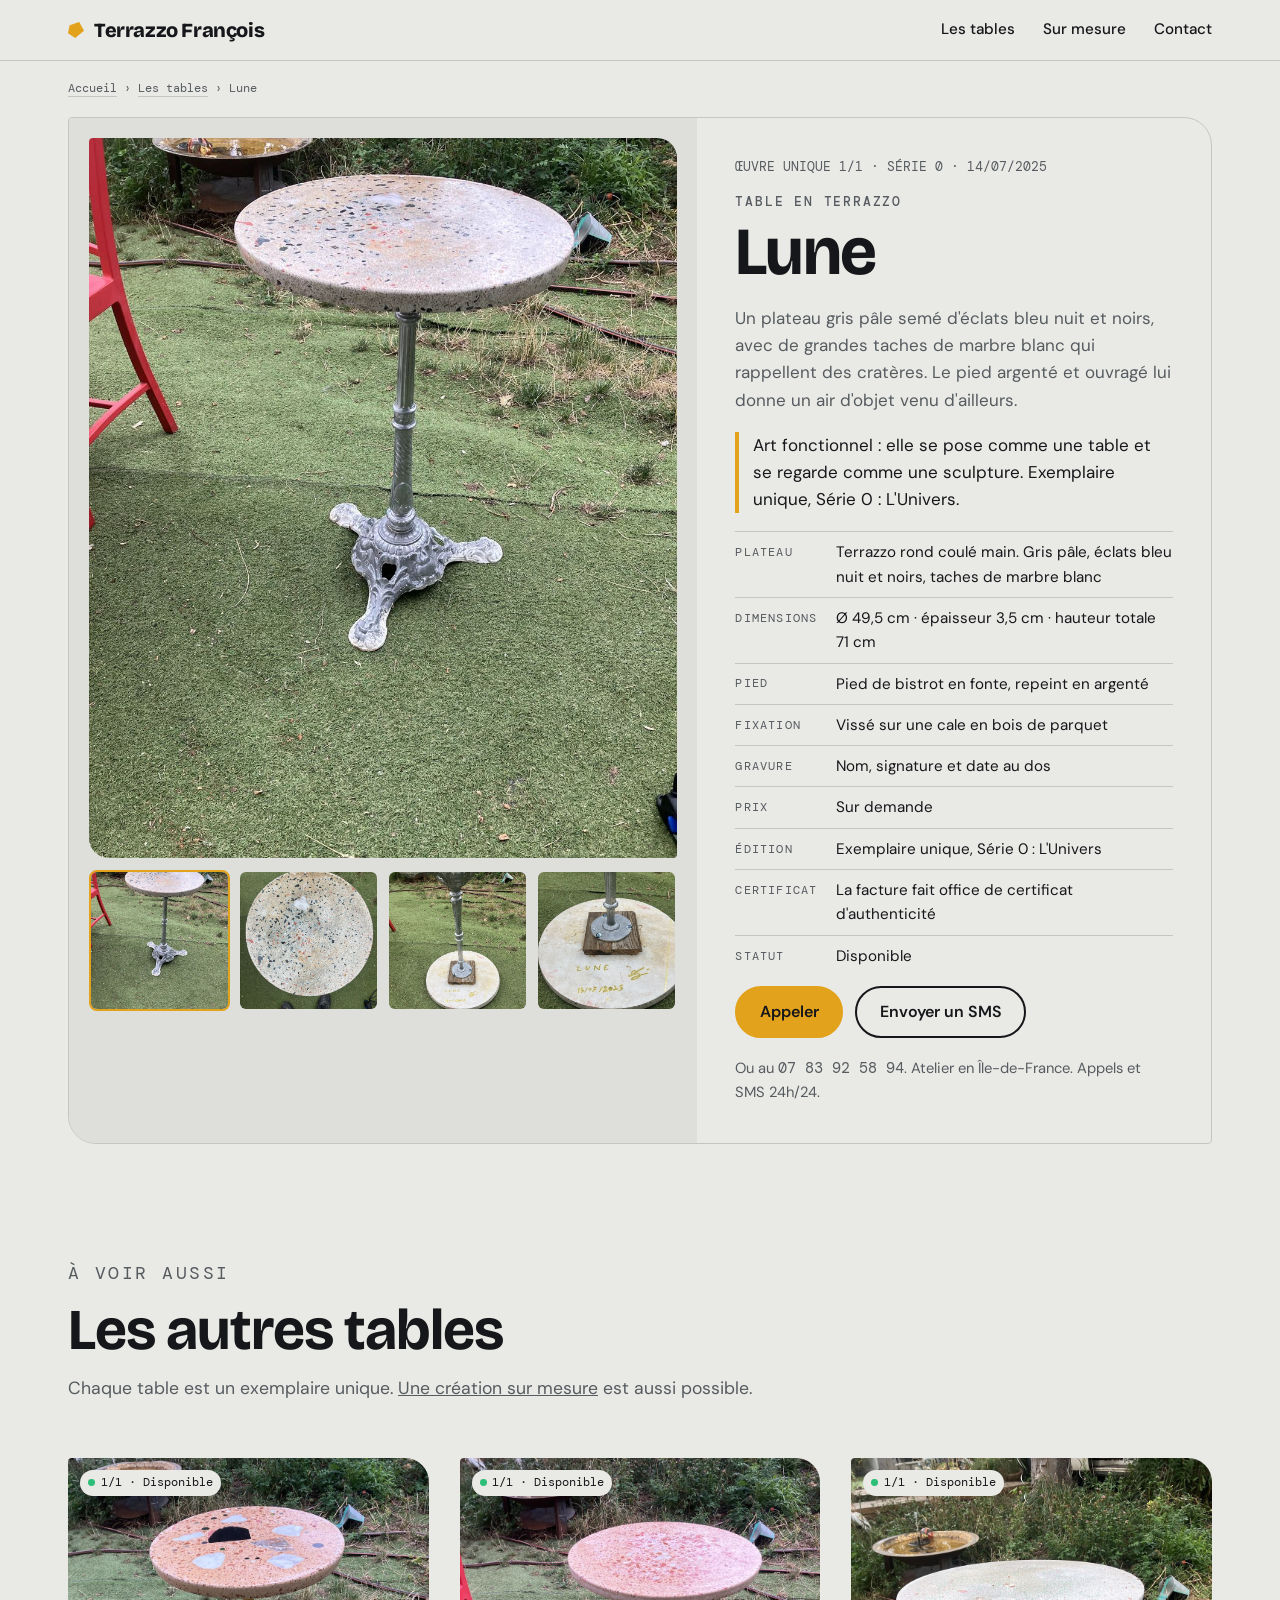
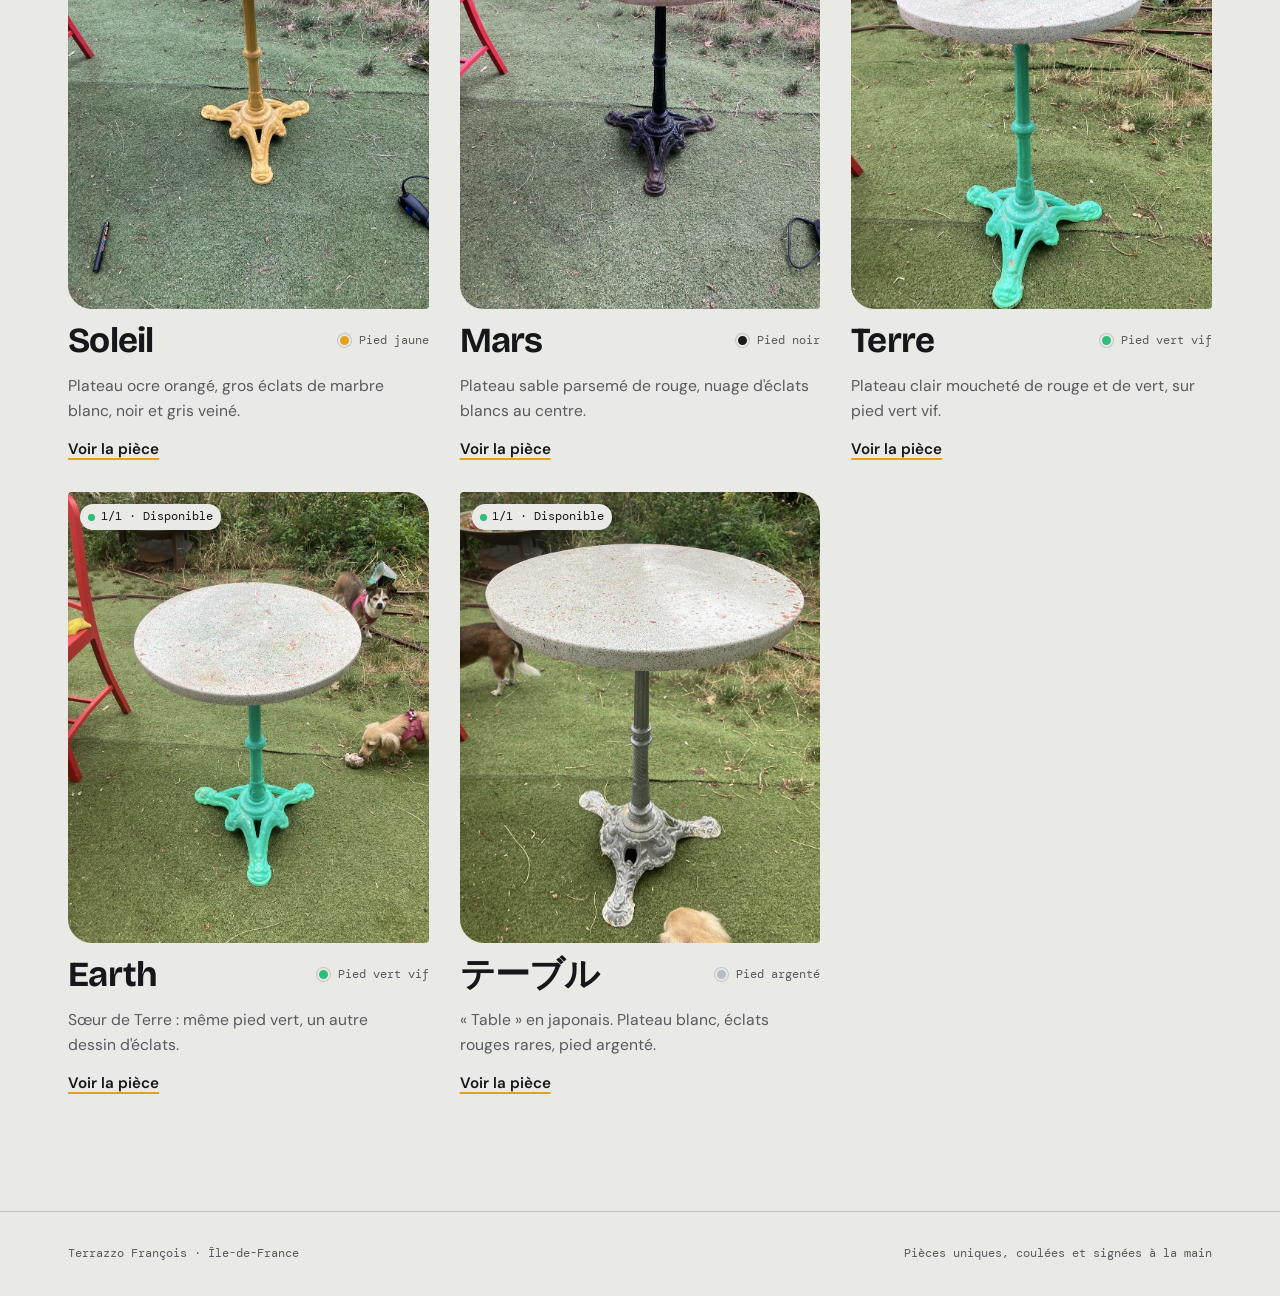
<file: tables/lune/index.html>
<!doctype html>
<html lang="fr">
<head>
<meta charset="utf-8">
<meta name="viewport" content="width=device-width, initial-scale=1, viewport-fit=cover">
<title>Table terrazzo Lune, œuvre unique pied argenté | Terrazzo François</title>
<meta name="description" content="Table en terrazzo Lune, œuvre unique coulée main en Île-de-France. Plateau Ø 49,5 cm, pied argenté, 71 cm de haut. Gravée, signée et datée.">
<link rel="canonical" href="https://frafra92.github.io/terrazzo/tables/lune/">
<meta property="og:site_name" content="Terrazzo François">
<meta property="og:locale" content="fr_FR">
<meta property="og:type" content="product">
<meta property="og:title" content="Table terrazzo Lune, œuvre unique pied argenté | Terrazzo François">
<meta property="og:description" content="Table en terrazzo Lune, œuvre unique coulée main en Île-de-France. Plateau Ø 49,5 cm, pied argenté, 71 cm de haut. Gravée, signée et datée.">
<meta property="og:url" content="https://frafra92.github.io/terrazzo/tables/lune/">
<meta property="og:image" content="https://frafra92.github.io/terrazzo/img/lune-1.jpg">
<meta name="twitter:card" content="summary_large_image">
<link rel="preconnect" href="https://fonts.googleapis.com">
<link rel="preconnect" href="https://fonts.gstatic.com" crossorigin>
<link rel="stylesheet" href="https://fonts.googleapis.com/css2?family=Bricolage+Grotesque:opsz,wght@12..96,500..800&family=DM+Sans:wght@400;500;600&family=DM+Mono:wght@400;500&family=Noto+Sans+JP:wght@600&text=%E3%83%86%E3%83%BC%E3%83%96%E3%83%AB&display=swap">
<link rel="stylesheet" href="../../style.css">
<script type="application/ld+json">{"@context": "https://schema.org", "@type": "Product", "name": "Table en terrazzo Lune", "description": "Un plateau gris pâle semé d'éclats bleu nuit et noirs, avec de grandes taches de marbre blanc qui rappellent des cratères. Le pied argenté et ouvragé lui donne un air d'objet venu d'ailleurs.", "image": ["https://frafra92.github.io/terrazzo/img/lune-1.jpg", "https://frafra92.github.io/terrazzo/img/lune-2.jpg", "https://frafra92.github.io/terrazzo/img/lune-3.jpg", "https://frafra92.github.io/terrazzo/img/lune-4.jpg"], "brand": {"@type": "Brand", "name": "Terrazzo François"}, "category": "Table", "material": "Terrazzo", "color": "argenté", "height": {"@type": "QuantitativeValue", "value": 71, "unitCode": "CMT"}, "width": {"@type": "QuantitativeValue", "value": 49.5, "unitCode": "CMT"}, "depth": {"@type": "QuantitativeValue", "value": 49.5, "unitCode": "CMT"}, "productionDate": "2025-07-14", "url": "https://frafra92.github.io/terrazzo/tables/lune/"}</script>
<script type="application/ld+json">{"@context": "https://schema.org", "@type": "BreadcrumbList", "itemListElement": [{"@type": "ListItem", "position": 1, "name": "Accueil", "item": "https://frafra92.github.io/terrazzo/"}, {"@type": "ListItem", "position": 2, "name": "Les tables", "item": "https://frafra92.github.io/terrazzo/#pieces"}, {"@type": "ListItem", "position": 3, "name": "Lune", "item": "https://frafra92.github.io/terrazzo/tables/lune/"}]}</script>
</head>
<body>
<header class="top">
  <div class="wrap">
    <a class="brand" href="../../"><i aria-hidden="true"></i>Terrazzo François</a>
    <nav aria-label="Navigation principale">
      <a href="../../#pieces">Les tables</a>
      <a href="../../#sur-mesure">Sur mesure</a>
      <a href="../../#contact">Contact</a>
    </nav>
  </div>
</header>

<main>
  <div class="wrap">
    <nav class="crumbs" aria-label="Fil d'Ariane"><a href="../../">Accueil</a> › <a href="../../#pieces">Les tables</a> › Lune</nav>
    <article class="tpage">
      <div class="gal">
        <img class="big" id="big" src="../../img/lune-1.jpg" alt="Table en terrazzo Lune, plateau gris pâle sur pied argenté, vue de profil" width="975" height="1300" fetchpriority="high">
        <div class="thumbs" id="thumbs"><a href="../../img/lune-1.jpg" data-i="0" aria-label="Photo 1" aria-current="true"><img src="../../img/lune-1.jpg" alt="" loading="lazy" width="150" height="150"></a><a href="../../img/lune-2.jpg" data-i="1" aria-label="Photo 2"><img src="../../img/lune-2.jpg" alt="" loading="lazy" width="150" height="150"></a><a href="../../img/lune-3.jpg" data-i="2" aria-label="Photo 3"><img src="../../img/lune-3.jpg" alt="" loading="lazy" width="150" height="150"></a><a href="../../img/lune-4.jpg" data-i="3" aria-label="Photo 4"><img src="../../img/lune-4.jpg" alt="" loading="lazy" width="150" height="150"></a></div>
      </div>
      <div class="info">
        <p class="insc">ŒUVRE UNIQUE 1/1 · SÉRIE 0 · 14/07/2025</p>
        <h1><span class="pre">Table en terrazzo</span>Lune</h1>
        <p>Un plateau gris pâle semé d&#x27;éclats bleu nuit et noirs, avec de grandes taches de marbre blanc qui rappellent des cratères. Le pied argenté et ouvragé lui donne un air d&#x27;objet venu d&#x27;ailleurs.</p>
        <p class="artline">Art fonctionnel : elle se pose comme une table et se regarde comme une sculpture. Exemplaire unique, Série 0 : L'Univers.</p>
        <dl class="spec"><div><dt>Plateau</dt><dd>Terrazzo rond coulé main. Gris pâle, éclats bleu nuit et noirs, taches de marbre blanc</dd></div><div><dt>Dimensions</dt><dd>Ø 49,5 cm · épaisseur 3,5 cm · hauteur totale 71 cm</dd></div><div><dt>Pied</dt><dd>Pied de bistrot en fonte, repeint en argenté</dd></div><div><dt>Fixation</dt><dd>Vissé sur une cale en bois de parquet</dd></div><div><dt>Gravure</dt><dd>Nom, signature et date au dos</dd></div><div><dt>Prix</dt><dd>Sur demande</dd></div><div><dt>Édition</dt><dd>Exemplaire unique, Série 0 : L&#x27;Univers</dd></div><div><dt>Certificat</dt><dd>La facture fait office de certificat d&#x27;authenticité</dd></div><div><dt>Statut</dt><dd>Disponible</dd></div></dl>
        
        <div class="ctas">
          <a class="btn primary" href="tel:+33783925894">Appeler</a>
          <a class="btn" href="sms:+33783925894?&body=Bonjour%2C%20la%20table%20terrazzo%20Lune%20est-elle%20toujours%20disponible%20%3F">Envoyer un SMS</a>
        </div>
        <p class="note">Ou au <span class="num">07 83 92 58 94</span>. Atelier en Île-de-France. Appels et SMS 24h/24.</p>
      </div>
    </article>
  </div>
  <section class="section">
    <div class="wrap">
      <div class="head"><p class="eyebrow">À voir aussi</p><h2>Les autres tables</h2>
        <p>Chaque table est un exemplaire unique. <a href="../../#sur-mesure">Une création sur mesure</a> est aussi possible.</p></div>
      <div class="grid">
  <a class="card" href="../soleil/" aria-label="Voir la table en terrazzo Soleil">
    <div class="ph"><img src="../../img/soleil-1.jpg" alt="Table en terrazzo Soleil, plateau ocre et pied jaune, vue de profil" loading="lazy" width="975" height="1300">
      <span class="tag"><i class="dot"></i>1/1 · Disponible</span></div>
    <div class="row"><h3>Soleil</h3>
      <span class="sw"><i style="background:#E2A21B"></i>Pied jaune</span></div>
    <p>Plateau ocre orangé, gros éclats de marbre blanc, noir et gris veiné.</p>
    <span class="more">Voir la pièce</span>
  </a>
  <a class="card" href="../mars/" aria-label="Voir la table en terrazzo Mars">
    <div class="ph"><img src="../../img/mars-1.jpg" alt="Table en terrazzo Mars, plateau sable et rouge sur pied noir, vue de profil" loading="lazy" width="975" height="1300">
      <span class="tag"><i class="dot"></i>1/1 · Disponible</span></div>
    <div class="row"><h3>Mars</h3>
      <span class="sw"><i style="background:#1B1C1E"></i>Pied noir</span></div>
    <p>Plateau sable parsemé de rouge, nuage d&#x27;éclats blancs au centre.</p>
    <span class="more">Voir la pièce</span>
  </a>
  <a class="card" href="../terre/" aria-label="Voir la table en terrazzo Terre">
    <div class="ph"><img src="../../img/terre-1.jpg" alt="Table en terrazzo Terre, plateau clair sur pied vert vif, vue de profil" loading="lazy" width="975" height="1300">
      <span class="tag"><i class="dot"></i>1/1 · Disponible</span></div>
    <div class="row"><h3>Terre</h3>
      <span class="sw"><i style="background:#2DBE78"></i>Pied vert vif</span></div>
    <p>Plateau clair moucheté de rouge et de vert, sur pied vert vif.</p>
    <span class="more">Voir la pièce</span>
  </a>
  <a class="card" href="../earth/" aria-label="Voir la table en terrazzo Earth">
    <div class="ph"><img src="../../img/earth-1.jpg" alt="Table en terrazzo Earth, plateau clair sur pied vert vif, vue de profil" loading="lazy" width="975" height="1300">
      <span class="tag"><i class="dot"></i>1/1 · Disponible</span></div>
    <div class="row"><h3>Earth</h3>
      <span class="sw"><i style="background:#2DBE78"></i>Pied vert vif</span></div>
    <p>Sœur de Terre : même pied vert, un autre dessin d&#x27;éclats.</p>
    <span class="more">Voir la pièce</span>
  </a>
  <a class="card" href="../teburu/" aria-label="Voir la table en terrazzo テーブル">
    <div class="ph"><img src="../../img/table-1.jpg" alt="Table en terrazzo テーブル (tēburu), plateau blanc sur pied argenté, vue de profil" loading="lazy" width="975" height="1300">
      <span class="tag"><i class="dot"></i>1/1 · Disponible</span></div>
    <div class="row"><h3 lang="ja">テーブル</h3>
      <span class="sw"><i style="background:#B7BDC4"></i>Pied argenté</span></div>
    <p>« Table » en japonais. Plateau blanc, éclats rouges rares, pied argenté.</p>
    <span class="more">Voir la pièce</span>
  </a></div>
    </div>
  </section>
</main>
<footer><div class="wrap"><span>Terrazzo François · Île-de-France</span><span>Pièces uniques, coulées et signées à la main</span></div></footer>

<script>
(function(){var big=document.getElementById("big"),th=document.getElementById("thumbs");
th.addEventListener("click",function(e){var a=e.target.closest("a");if(!a)return;e.preventDefault();
big.src=a.href;[].forEach.call(th.children,function(x){x.removeAttribute("aria-current")});a.setAttribute("aria-current","true");});})();
</script>
</body>
</html>
</file>
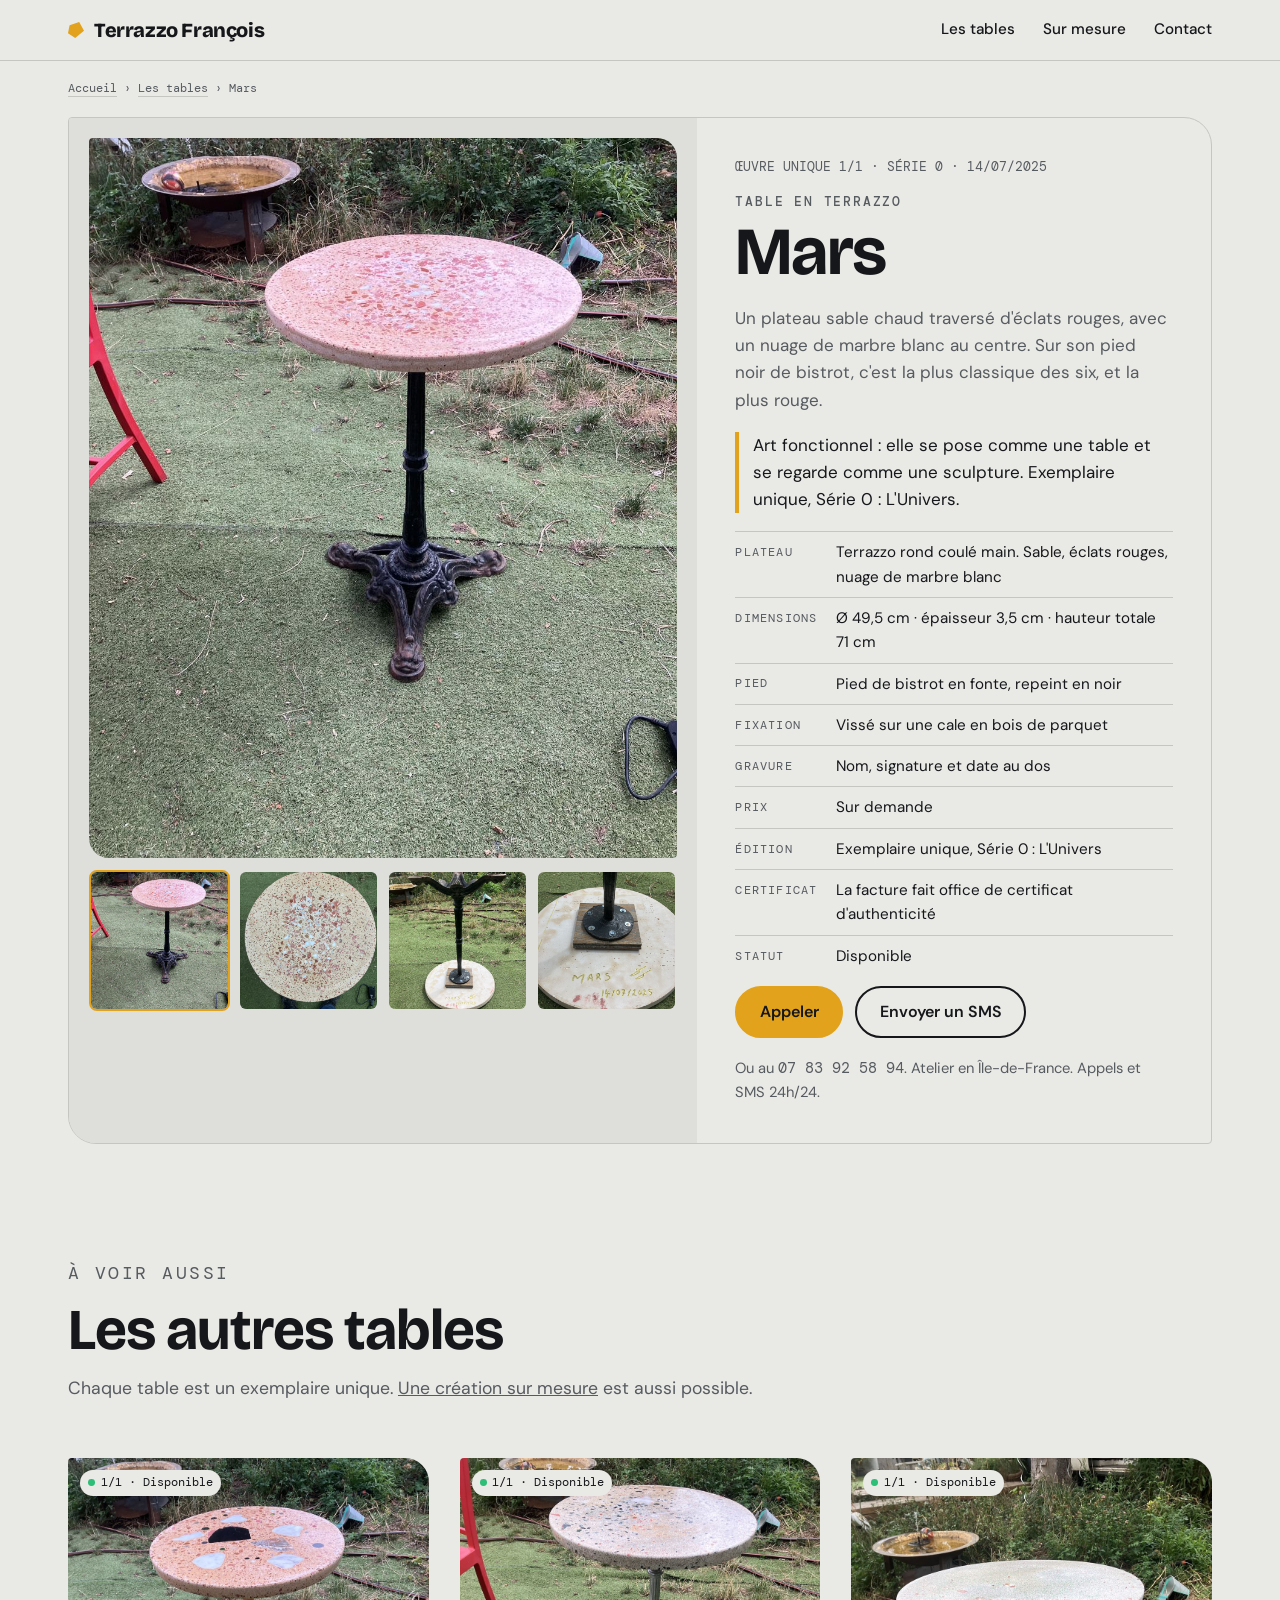
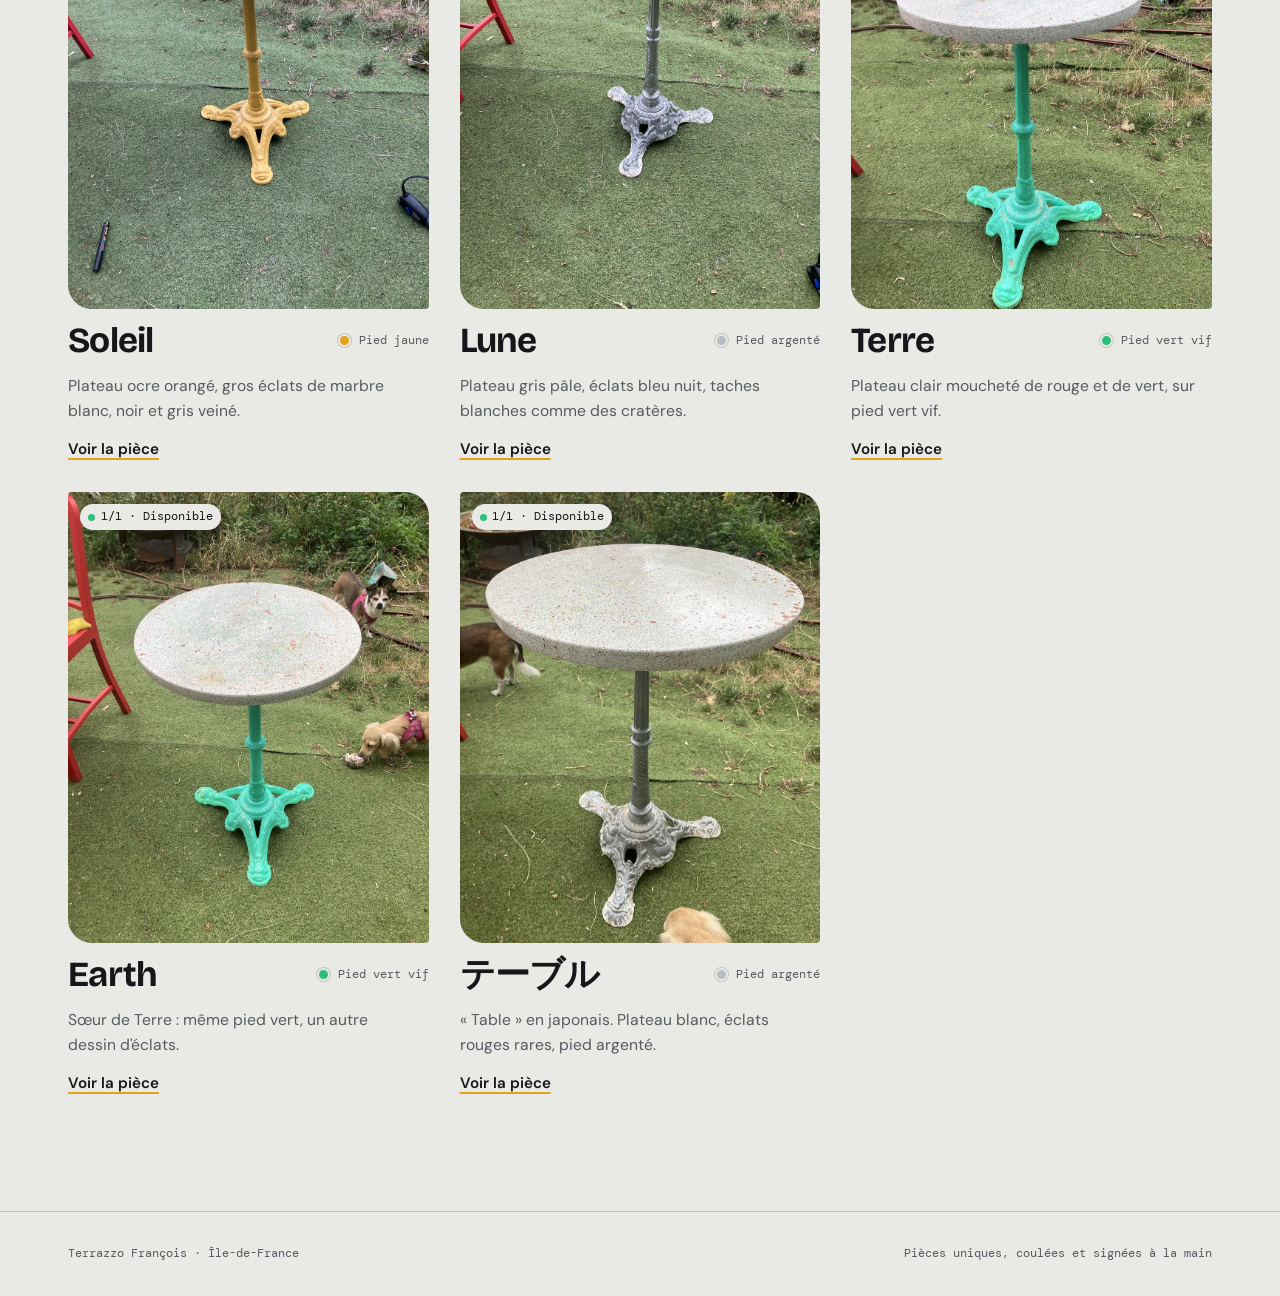
<file: tables/mars/index.html>
<!doctype html>
<html lang="fr">
<head>
<meta charset="utf-8">
<meta name="viewport" content="width=device-width, initial-scale=1, viewport-fit=cover">
<title>Table terrazzo Mars, œuvre unique pied noir | Terrazzo François</title>
<meta name="description" content="Table en terrazzo Mars, œuvre unique coulée main en Île-de-France. Plateau Ø 49,5 cm, pied noir, 71 cm de haut. Gravée, signée et datée.">
<link rel="canonical" href="https://frafra92.github.io/terrazzo/tables/mars/">
<meta property="og:site_name" content="Terrazzo François">
<meta property="og:locale" content="fr_FR">
<meta property="og:type" content="product">
<meta property="og:title" content="Table terrazzo Mars, œuvre unique pied noir | Terrazzo François">
<meta property="og:description" content="Table en terrazzo Mars, œuvre unique coulée main en Île-de-France. Plateau Ø 49,5 cm, pied noir, 71 cm de haut. Gravée, signée et datée.">
<meta property="og:url" content="https://frafra92.github.io/terrazzo/tables/mars/">
<meta property="og:image" content="https://frafra92.github.io/terrazzo/img/mars-1.jpg">
<meta name="twitter:card" content="summary_large_image">
<link rel="preconnect" href="https://fonts.googleapis.com">
<link rel="preconnect" href="https://fonts.gstatic.com" crossorigin>
<link rel="stylesheet" href="https://fonts.googleapis.com/css2?family=Bricolage+Grotesque:opsz,wght@12..96,500..800&family=DM+Sans:wght@400;500;600&family=DM+Mono:wght@400;500&family=Noto+Sans+JP:wght@600&text=%E3%83%86%E3%83%BC%E3%83%96%E3%83%AB&display=swap">
<link rel="stylesheet" href="../../style.css">
<script type="application/ld+json">{"@context": "https://schema.org", "@type": "Product", "name": "Table en terrazzo Mars", "description": "Un plateau sable chaud traversé d'éclats rouges, avec un nuage de marbre blanc au centre. Sur son pied noir de bistrot, c'est la plus classique des six, et la plus rouge.", "image": ["https://frafra92.github.io/terrazzo/img/mars-1.jpg", "https://frafra92.github.io/terrazzo/img/mars-2.jpg", "https://frafra92.github.io/terrazzo/img/mars-3.jpg", "https://frafra92.github.io/terrazzo/img/mars-4.jpg"], "brand": {"@type": "Brand", "name": "Terrazzo François"}, "category": "Table", "material": "Terrazzo", "color": "noir", "height": {"@type": "QuantitativeValue", "value": 71, "unitCode": "CMT"}, "width": {"@type": "QuantitativeValue", "value": 49.5, "unitCode": "CMT"}, "depth": {"@type": "QuantitativeValue", "value": 49.5, "unitCode": "CMT"}, "productionDate": "2025-07-14", "url": "https://frafra92.github.io/terrazzo/tables/mars/"}</script>
<script type="application/ld+json">{"@context": "https://schema.org", "@type": "BreadcrumbList", "itemListElement": [{"@type": "ListItem", "position": 1, "name": "Accueil", "item": "https://frafra92.github.io/terrazzo/"}, {"@type": "ListItem", "position": 2, "name": "Les tables", "item": "https://frafra92.github.io/terrazzo/#pieces"}, {"@type": "ListItem", "position": 3, "name": "Mars", "item": "https://frafra92.github.io/terrazzo/tables/mars/"}]}</script>
</head>
<body>
<header class="top">
  <div class="wrap">
    <a class="brand" href="../../"><i aria-hidden="true"></i>Terrazzo François</a>
    <nav aria-label="Navigation principale">
      <a href="../../#pieces">Les tables</a>
      <a href="../../#sur-mesure">Sur mesure</a>
      <a href="../../#contact">Contact</a>
    </nav>
  </div>
</header>

<main>
  <div class="wrap">
    <nav class="crumbs" aria-label="Fil d'Ariane"><a href="../../">Accueil</a> › <a href="../../#pieces">Les tables</a> › Mars</nav>
    <article class="tpage">
      <div class="gal">
        <img class="big" id="big" src="../../img/mars-1.jpg" alt="Table en terrazzo Mars, plateau sable et rouge sur pied noir, vue de profil" width="975" height="1300" fetchpriority="high">
        <div class="thumbs" id="thumbs"><a href="../../img/mars-1.jpg" data-i="0" aria-label="Photo 1" aria-current="true"><img src="../../img/mars-1.jpg" alt="" loading="lazy" width="150" height="150"></a><a href="../../img/mars-2.jpg" data-i="1" aria-label="Photo 2"><img src="../../img/mars-2.jpg" alt="" loading="lazy" width="150" height="150"></a><a href="../../img/mars-3.jpg" data-i="2" aria-label="Photo 3"><img src="../../img/mars-3.jpg" alt="" loading="lazy" width="150" height="150"></a><a href="../../img/mars-4.jpg" data-i="3" aria-label="Photo 4"><img src="../../img/mars-4.jpg" alt="" loading="lazy" width="150" height="150"></a></div>
      </div>
      <div class="info">
        <p class="insc">ŒUVRE UNIQUE 1/1 · SÉRIE 0 · 14/07/2025</p>
        <h1><span class="pre">Table en terrazzo</span>Mars</h1>
        <p>Un plateau sable chaud traversé d&#x27;éclats rouges, avec un nuage de marbre blanc au centre. Sur son pied noir de bistrot, c&#x27;est la plus classique des six, et la plus rouge.</p>
        <p class="artline">Art fonctionnel : elle se pose comme une table et se regarde comme une sculpture. Exemplaire unique, Série 0 : L'Univers.</p>
        <dl class="spec"><div><dt>Plateau</dt><dd>Terrazzo rond coulé main. Sable, éclats rouges, nuage de marbre blanc</dd></div><div><dt>Dimensions</dt><dd>Ø 49,5 cm · épaisseur 3,5 cm · hauteur totale 71 cm</dd></div><div><dt>Pied</dt><dd>Pied de bistrot en fonte, repeint en noir</dd></div><div><dt>Fixation</dt><dd>Vissé sur une cale en bois de parquet</dd></div><div><dt>Gravure</dt><dd>Nom, signature et date au dos</dd></div><div><dt>Prix</dt><dd>Sur demande</dd></div><div><dt>Édition</dt><dd>Exemplaire unique, Série 0 : L&#x27;Univers</dd></div><div><dt>Certificat</dt><dd>La facture fait office de certificat d&#x27;authenticité</dd></div><div><dt>Statut</dt><dd>Disponible</dd></div></dl>
        
        <div class="ctas">
          <a class="btn primary" href="tel:+33783925894">Appeler</a>
          <a class="btn" href="sms:+33783925894?&body=Bonjour%2C%20la%20table%20terrazzo%20Mars%20est-elle%20toujours%20disponible%20%3F">Envoyer un SMS</a>
        </div>
        <p class="note">Ou au <span class="num">07 83 92 58 94</span>. Atelier en Île-de-France. Appels et SMS 24h/24.</p>
      </div>
    </article>
  </div>
  <section class="section">
    <div class="wrap">
      <div class="head"><p class="eyebrow">À voir aussi</p><h2>Les autres tables</h2>
        <p>Chaque table est un exemplaire unique. <a href="../../#sur-mesure">Une création sur mesure</a> est aussi possible.</p></div>
      <div class="grid">
  <a class="card" href="../soleil/" aria-label="Voir la table en terrazzo Soleil">
    <div class="ph"><img src="../../img/soleil-1.jpg" alt="Table en terrazzo Soleil, plateau ocre et pied jaune, vue de profil" loading="lazy" width="975" height="1300">
      <span class="tag"><i class="dot"></i>1/1 · Disponible</span></div>
    <div class="row"><h3>Soleil</h3>
      <span class="sw"><i style="background:#E2A21B"></i>Pied jaune</span></div>
    <p>Plateau ocre orangé, gros éclats de marbre blanc, noir et gris veiné.</p>
    <span class="more">Voir la pièce</span>
  </a>
  <a class="card" href="../lune/" aria-label="Voir la table en terrazzo Lune">
    <div class="ph"><img src="../../img/lune-1.jpg" alt="Table en terrazzo Lune, plateau gris pâle sur pied argenté, vue de profil" loading="lazy" width="975" height="1300">
      <span class="tag"><i class="dot"></i>1/1 · Disponible</span></div>
    <div class="row"><h3>Lune</h3>
      <span class="sw"><i style="background:#B7BDC4"></i>Pied argenté</span></div>
    <p>Plateau gris pâle, éclats bleu nuit, taches blanches comme des cratères.</p>
    <span class="more">Voir la pièce</span>
  </a>
  <a class="card" href="../terre/" aria-label="Voir la table en terrazzo Terre">
    <div class="ph"><img src="../../img/terre-1.jpg" alt="Table en terrazzo Terre, plateau clair sur pied vert vif, vue de profil" loading="lazy" width="975" height="1300">
      <span class="tag"><i class="dot"></i>1/1 · Disponible</span></div>
    <div class="row"><h3>Terre</h3>
      <span class="sw"><i style="background:#2DBE78"></i>Pied vert vif</span></div>
    <p>Plateau clair moucheté de rouge et de vert, sur pied vert vif.</p>
    <span class="more">Voir la pièce</span>
  </a>
  <a class="card" href="../earth/" aria-label="Voir la table en terrazzo Earth">
    <div class="ph"><img src="../../img/earth-1.jpg" alt="Table en terrazzo Earth, plateau clair sur pied vert vif, vue de profil" loading="lazy" width="975" height="1300">
      <span class="tag"><i class="dot"></i>1/1 · Disponible</span></div>
    <div class="row"><h3>Earth</h3>
      <span class="sw"><i style="background:#2DBE78"></i>Pied vert vif</span></div>
    <p>Sœur de Terre : même pied vert, un autre dessin d&#x27;éclats.</p>
    <span class="more">Voir la pièce</span>
  </a>
  <a class="card" href="../teburu/" aria-label="Voir la table en terrazzo テーブル">
    <div class="ph"><img src="../../img/table-1.jpg" alt="Table en terrazzo テーブル (tēburu), plateau blanc sur pied argenté, vue de profil" loading="lazy" width="975" height="1300">
      <span class="tag"><i class="dot"></i>1/1 · Disponible</span></div>
    <div class="row"><h3 lang="ja">テーブル</h3>
      <span class="sw"><i style="background:#B7BDC4"></i>Pied argenté</span></div>
    <p>« Table » en japonais. Plateau blanc, éclats rouges rares, pied argenté.</p>
    <span class="more">Voir la pièce</span>
  </a></div>
    </div>
  </section>
</main>
<footer><div class="wrap"><span>Terrazzo François · Île-de-France</span><span>Pièces uniques, coulées et signées à la main</span></div></footer>

<script>
(function(){var big=document.getElementById("big"),th=document.getElementById("thumbs");
th.addEventListener("click",function(e){var a=e.target.closest("a");if(!a)return;e.preventDefault();
big.src=a.href;[].forEach.call(th.children,function(x){x.removeAttribute("aria-current")});a.setAttribute("aria-current","true");});})();
</script>
</body>
</html>
</file>
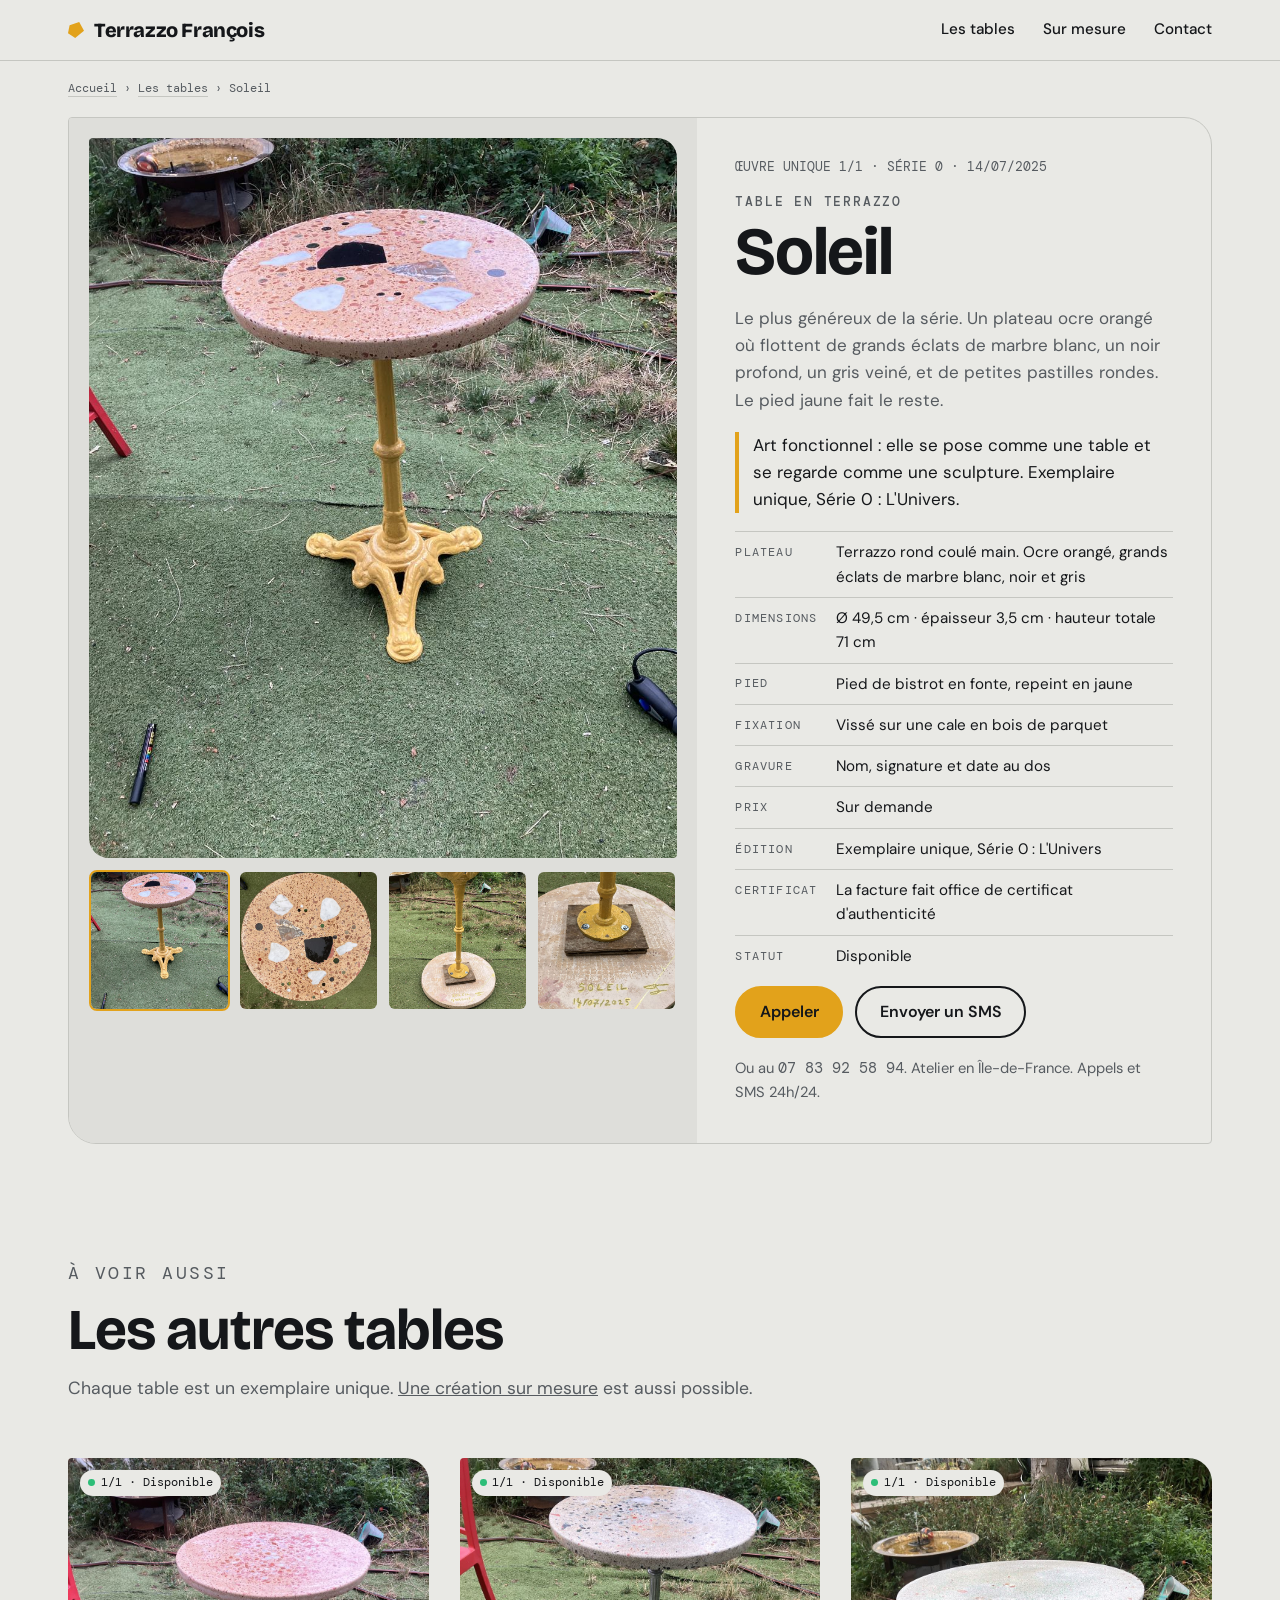
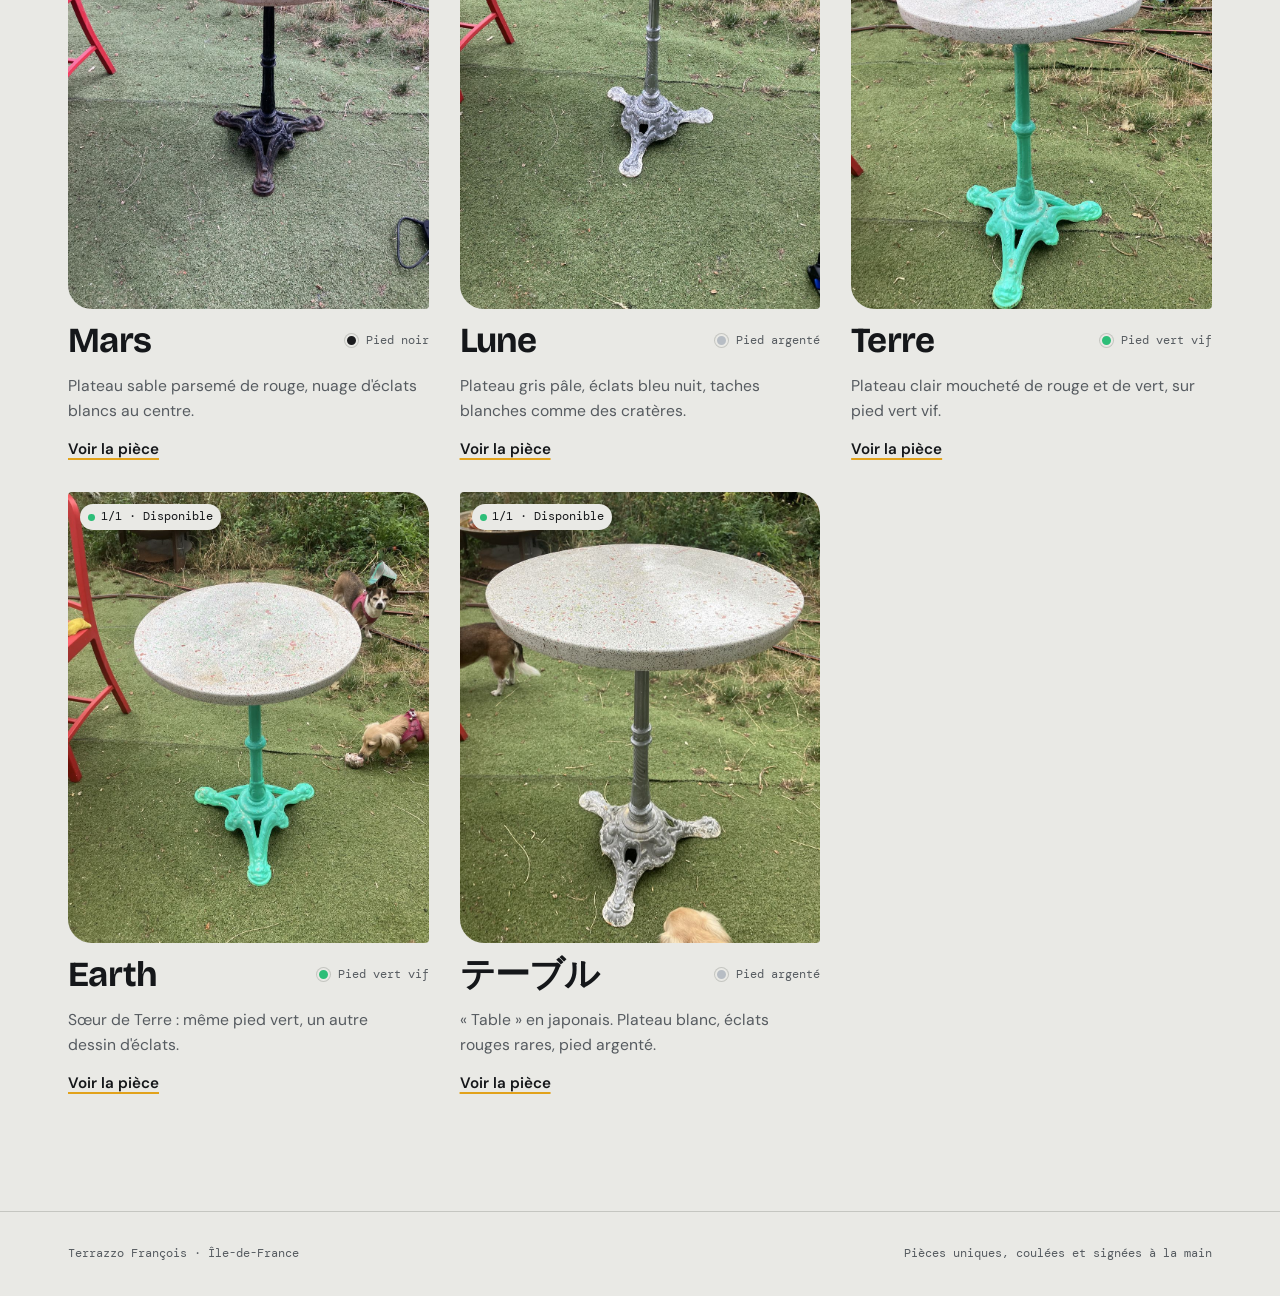
<file: tables/soleil/index.html>
<!doctype html>
<html lang="fr">
<head>
<meta charset="utf-8">
<meta name="viewport" content="width=device-width, initial-scale=1, viewport-fit=cover">
<title>Table terrazzo Soleil, œuvre unique pied jaune | Terrazzo François</title>
<meta name="description" content="Table en terrazzo Soleil, œuvre unique coulée main en Île-de-France. Plateau Ø 49,5 cm, pied jaune, 71 cm de haut. Gravée, signée et datée.">
<link rel="canonical" href="https://frafra92.github.io/terrazzo/tables/soleil/">
<meta property="og:site_name" content="Terrazzo François">
<meta property="og:locale" content="fr_FR">
<meta property="og:type" content="product">
<meta property="og:title" content="Table terrazzo Soleil, œuvre unique pied jaune | Terrazzo François">
<meta property="og:description" content="Table en terrazzo Soleil, œuvre unique coulée main en Île-de-France. Plateau Ø 49,5 cm, pied jaune, 71 cm de haut. Gravée, signée et datée.">
<meta property="og:url" content="https://frafra92.github.io/terrazzo/tables/soleil/">
<meta property="og:image" content="https://frafra92.github.io/terrazzo/img/soleil-1.jpg">
<meta name="twitter:card" content="summary_large_image">
<link rel="preconnect" href="https://fonts.googleapis.com">
<link rel="preconnect" href="https://fonts.gstatic.com" crossorigin>
<link rel="stylesheet" href="https://fonts.googleapis.com/css2?family=Bricolage+Grotesque:opsz,wght@12..96,500..800&family=DM+Sans:wght@400;500;600&family=DM+Mono:wght@400;500&family=Noto+Sans+JP:wght@600&text=%E3%83%86%E3%83%BC%E3%83%96%E3%83%AB&display=swap">
<link rel="stylesheet" href="../../style.css">
<script type="application/ld+json">{"@context": "https://schema.org", "@type": "Product", "name": "Table en terrazzo Soleil", "description": "Le plus généreux de la série. Un plateau ocre orangé où flottent de grands éclats de marbre blanc, un noir profond, un gris veiné, et de petites pastilles rondes. Le pied jaune fait le reste.", "image": ["https://frafra92.github.io/terrazzo/img/soleil-1.jpg", "https://frafra92.github.io/terrazzo/img/soleil-2.jpg", "https://frafra92.github.io/terrazzo/img/soleil-3.jpg", "https://frafra92.github.io/terrazzo/img/soleil-4.jpg"], "brand": {"@type": "Brand", "name": "Terrazzo François"}, "category": "Table", "material": "Terrazzo", "color": "jaune", "height": {"@type": "QuantitativeValue", "value": 71, "unitCode": "CMT"}, "width": {"@type": "QuantitativeValue", "value": 49.5, "unitCode": "CMT"}, "depth": {"@type": "QuantitativeValue", "value": 49.5, "unitCode": "CMT"}, "productionDate": "2025-07-14", "url": "https://frafra92.github.io/terrazzo/tables/soleil/"}</script>
<script type="application/ld+json">{"@context": "https://schema.org", "@type": "BreadcrumbList", "itemListElement": [{"@type": "ListItem", "position": 1, "name": "Accueil", "item": "https://frafra92.github.io/terrazzo/"}, {"@type": "ListItem", "position": 2, "name": "Les tables", "item": "https://frafra92.github.io/terrazzo/#pieces"}, {"@type": "ListItem", "position": 3, "name": "Soleil", "item": "https://frafra92.github.io/terrazzo/tables/soleil/"}]}</script>
</head>
<body>
<header class="top">
  <div class="wrap">
    <a class="brand" href="../../"><i aria-hidden="true"></i>Terrazzo François</a>
    <nav aria-label="Navigation principale">
      <a href="../../#pieces">Les tables</a>
      <a href="../../#sur-mesure">Sur mesure</a>
      <a href="../../#contact">Contact</a>
    </nav>
  </div>
</header>

<main>
  <div class="wrap">
    <nav class="crumbs" aria-label="Fil d'Ariane"><a href="../../">Accueil</a> › <a href="../../#pieces">Les tables</a> › Soleil</nav>
    <article class="tpage">
      <div class="gal">
        <img class="big" id="big" src="../../img/soleil-1.jpg" alt="Table en terrazzo Soleil, plateau ocre et pied jaune, vue de profil" width="975" height="1300" fetchpriority="high">
        <div class="thumbs" id="thumbs"><a href="../../img/soleil-1.jpg" data-i="0" aria-label="Photo 1" aria-current="true"><img src="../../img/soleil-1.jpg" alt="" loading="lazy" width="150" height="150"></a><a href="../../img/soleil-2.jpg" data-i="1" aria-label="Photo 2"><img src="../../img/soleil-2.jpg" alt="" loading="lazy" width="150" height="150"></a><a href="../../img/soleil-3.jpg" data-i="2" aria-label="Photo 3"><img src="../../img/soleil-3.jpg" alt="" loading="lazy" width="150" height="150"></a><a href="../../img/soleil-4.jpg" data-i="3" aria-label="Photo 4"><img src="../../img/soleil-4.jpg" alt="" loading="lazy" width="150" height="150"></a></div>
      </div>
      <div class="info">
        <p class="insc">ŒUVRE UNIQUE 1/1 · SÉRIE 0 · 14/07/2025</p>
        <h1><span class="pre">Table en terrazzo</span>Soleil</h1>
        <p>Le plus généreux de la série. Un plateau ocre orangé où flottent de grands éclats de marbre blanc, un noir profond, un gris veiné, et de petites pastilles rondes. Le pied jaune fait le reste.</p>
        <p class="artline">Art fonctionnel : elle se pose comme une table et se regarde comme une sculpture. Exemplaire unique, Série 0 : L'Univers.</p>
        <dl class="spec"><div><dt>Plateau</dt><dd>Terrazzo rond coulé main. Ocre orangé, grands éclats de marbre blanc, noir et gris</dd></div><div><dt>Dimensions</dt><dd>Ø 49,5 cm · épaisseur 3,5 cm · hauteur totale 71 cm</dd></div><div><dt>Pied</dt><dd>Pied de bistrot en fonte, repeint en jaune</dd></div><div><dt>Fixation</dt><dd>Vissé sur une cale en bois de parquet</dd></div><div><dt>Gravure</dt><dd>Nom, signature et date au dos</dd></div><div><dt>Prix</dt><dd>Sur demande</dd></div><div><dt>Édition</dt><dd>Exemplaire unique, Série 0 : L&#x27;Univers</dd></div><div><dt>Certificat</dt><dd>La facture fait office de certificat d&#x27;authenticité</dd></div><div><dt>Statut</dt><dd>Disponible</dd></div></dl>
        
        <div class="ctas">
          <a class="btn primary" href="tel:+33783925894">Appeler</a>
          <a class="btn" href="sms:+33783925894?&body=Bonjour%2C%20la%20table%20terrazzo%20Soleil%20est-elle%20toujours%20disponible%20%3F">Envoyer un SMS</a>
        </div>
        <p class="note">Ou au <span class="num">07 83 92 58 94</span>. Atelier en Île-de-France. Appels et SMS 24h/24.</p>
      </div>
    </article>
  </div>
  <section class="section">
    <div class="wrap">
      <div class="head"><p class="eyebrow">À voir aussi</p><h2>Les autres tables</h2>
        <p>Chaque table est un exemplaire unique. <a href="../../#sur-mesure">Une création sur mesure</a> est aussi possible.</p></div>
      <div class="grid">
  <a class="card" href="../mars/" aria-label="Voir la table en terrazzo Mars">
    <div class="ph"><img src="../../img/mars-1.jpg" alt="Table en terrazzo Mars, plateau sable et rouge sur pied noir, vue de profil" loading="lazy" width="975" height="1300">
      <span class="tag"><i class="dot"></i>1/1 · Disponible</span></div>
    <div class="row"><h3>Mars</h3>
      <span class="sw"><i style="background:#1B1C1E"></i>Pied noir</span></div>
    <p>Plateau sable parsemé de rouge, nuage d&#x27;éclats blancs au centre.</p>
    <span class="more">Voir la pièce</span>
  </a>
  <a class="card" href="../lune/" aria-label="Voir la table en terrazzo Lune">
    <div class="ph"><img src="../../img/lune-1.jpg" alt="Table en terrazzo Lune, plateau gris pâle sur pied argenté, vue de profil" loading="lazy" width="975" height="1300">
      <span class="tag"><i class="dot"></i>1/1 · Disponible</span></div>
    <div class="row"><h3>Lune</h3>
      <span class="sw"><i style="background:#B7BDC4"></i>Pied argenté</span></div>
    <p>Plateau gris pâle, éclats bleu nuit, taches blanches comme des cratères.</p>
    <span class="more">Voir la pièce</span>
  </a>
  <a class="card" href="../terre/" aria-label="Voir la table en terrazzo Terre">
    <div class="ph"><img src="../../img/terre-1.jpg" alt="Table en terrazzo Terre, plateau clair sur pied vert vif, vue de profil" loading="lazy" width="975" height="1300">
      <span class="tag"><i class="dot"></i>1/1 · Disponible</span></div>
    <div class="row"><h3>Terre</h3>
      <span class="sw"><i style="background:#2DBE78"></i>Pied vert vif</span></div>
    <p>Plateau clair moucheté de rouge et de vert, sur pied vert vif.</p>
    <span class="more">Voir la pièce</span>
  </a>
  <a class="card" href="../earth/" aria-label="Voir la table en terrazzo Earth">
    <div class="ph"><img src="../../img/earth-1.jpg" alt="Table en terrazzo Earth, plateau clair sur pied vert vif, vue de profil" loading="lazy" width="975" height="1300">
      <span class="tag"><i class="dot"></i>1/1 · Disponible</span></div>
    <div class="row"><h3>Earth</h3>
      <span class="sw"><i style="background:#2DBE78"></i>Pied vert vif</span></div>
    <p>Sœur de Terre : même pied vert, un autre dessin d&#x27;éclats.</p>
    <span class="more">Voir la pièce</span>
  </a>
  <a class="card" href="../teburu/" aria-label="Voir la table en terrazzo テーブル">
    <div class="ph"><img src="../../img/table-1.jpg" alt="Table en terrazzo テーブル (tēburu), plateau blanc sur pied argenté, vue de profil" loading="lazy" width="975" height="1300">
      <span class="tag"><i class="dot"></i>1/1 · Disponible</span></div>
    <div class="row"><h3 lang="ja">テーブル</h3>
      <span class="sw"><i style="background:#B7BDC4"></i>Pied argenté</span></div>
    <p>« Table » en japonais. Plateau blanc, éclats rouges rares, pied argenté.</p>
    <span class="more">Voir la pièce</span>
  </a></div>
    </div>
  </section>
</main>
<footer><div class="wrap"><span>Terrazzo François · Île-de-France</span><span>Pièces uniques, coulées et signées à la main</span></div></footer>

<script>
(function(){var big=document.getElementById("big"),th=document.getElementById("thumbs");
th.addEventListener("click",function(e){var a=e.target.closest("a");if(!a)return;e.preventDefault();
big.src=a.href;[].forEach.call(th.children,function(x){x.removeAttribute("aria-current")});a.setAttribute("aria-current","true");});})();
</script>
</body>
</html>
</file>
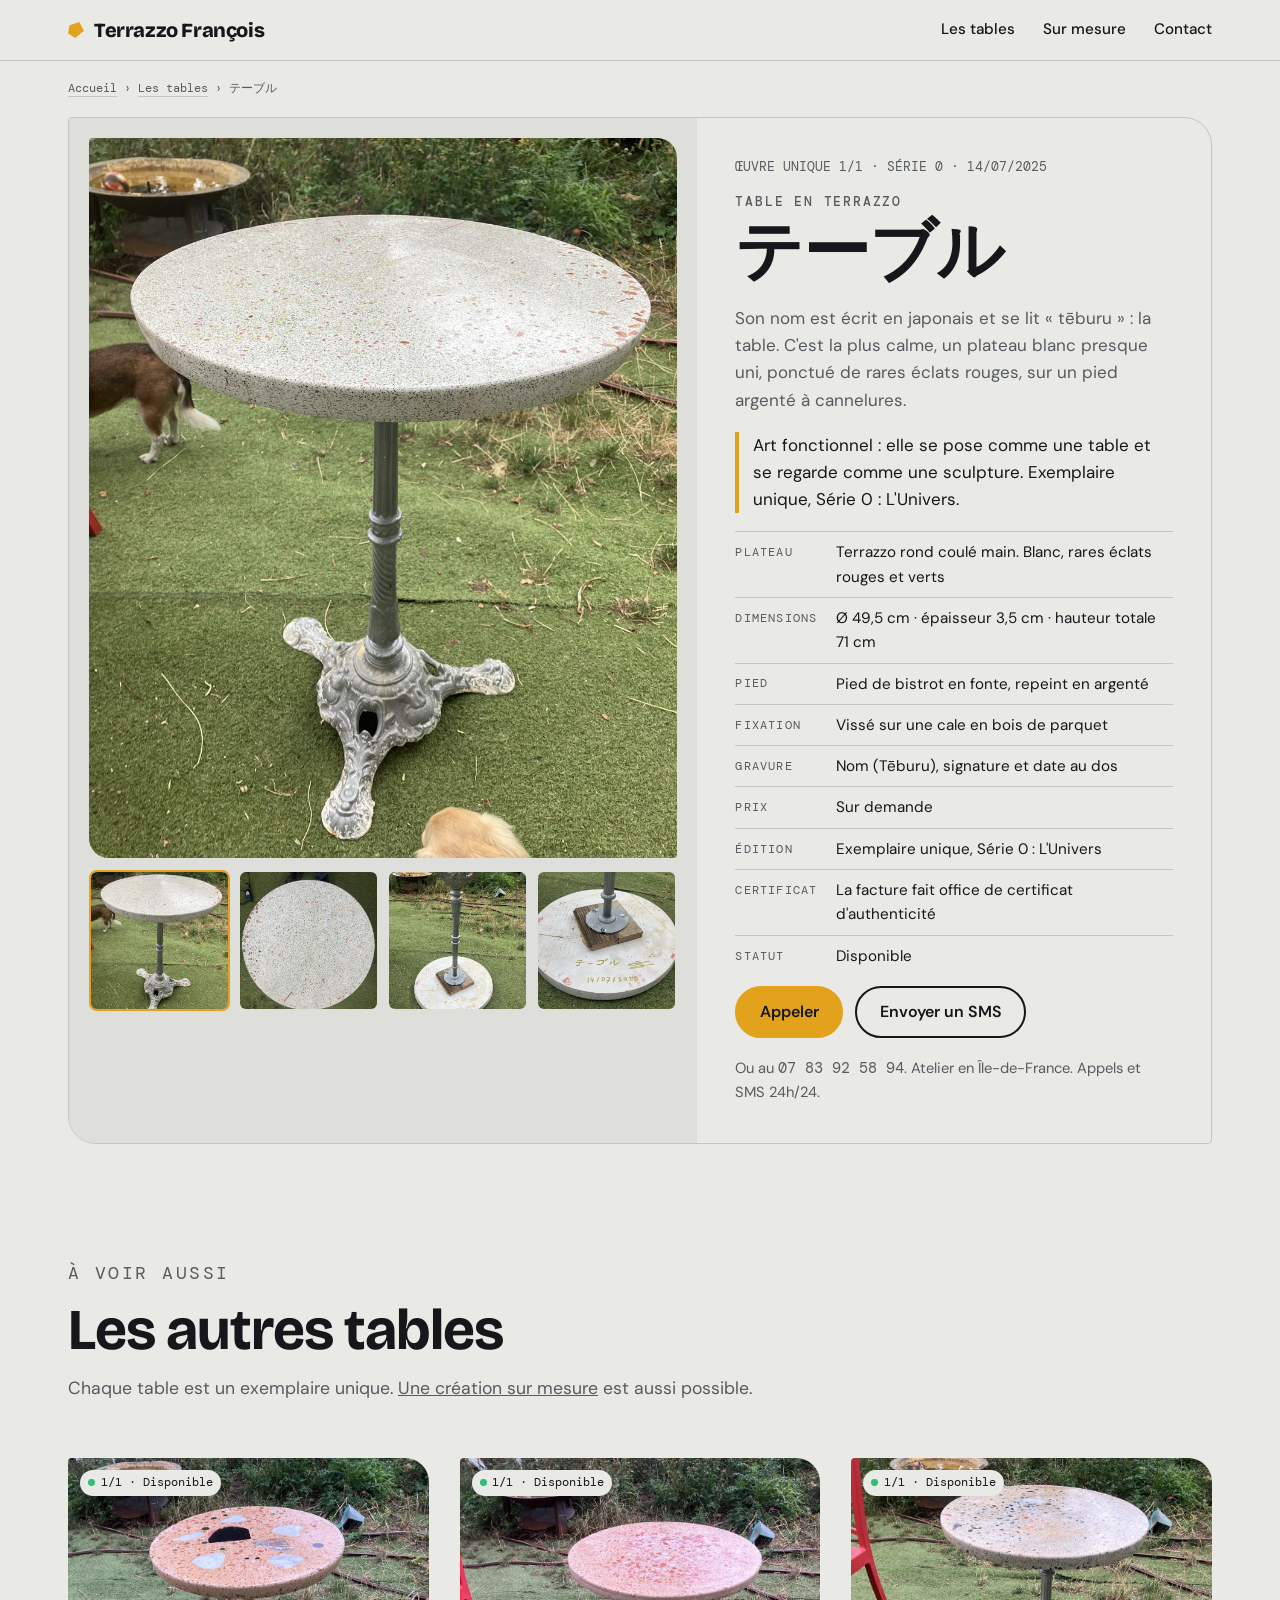
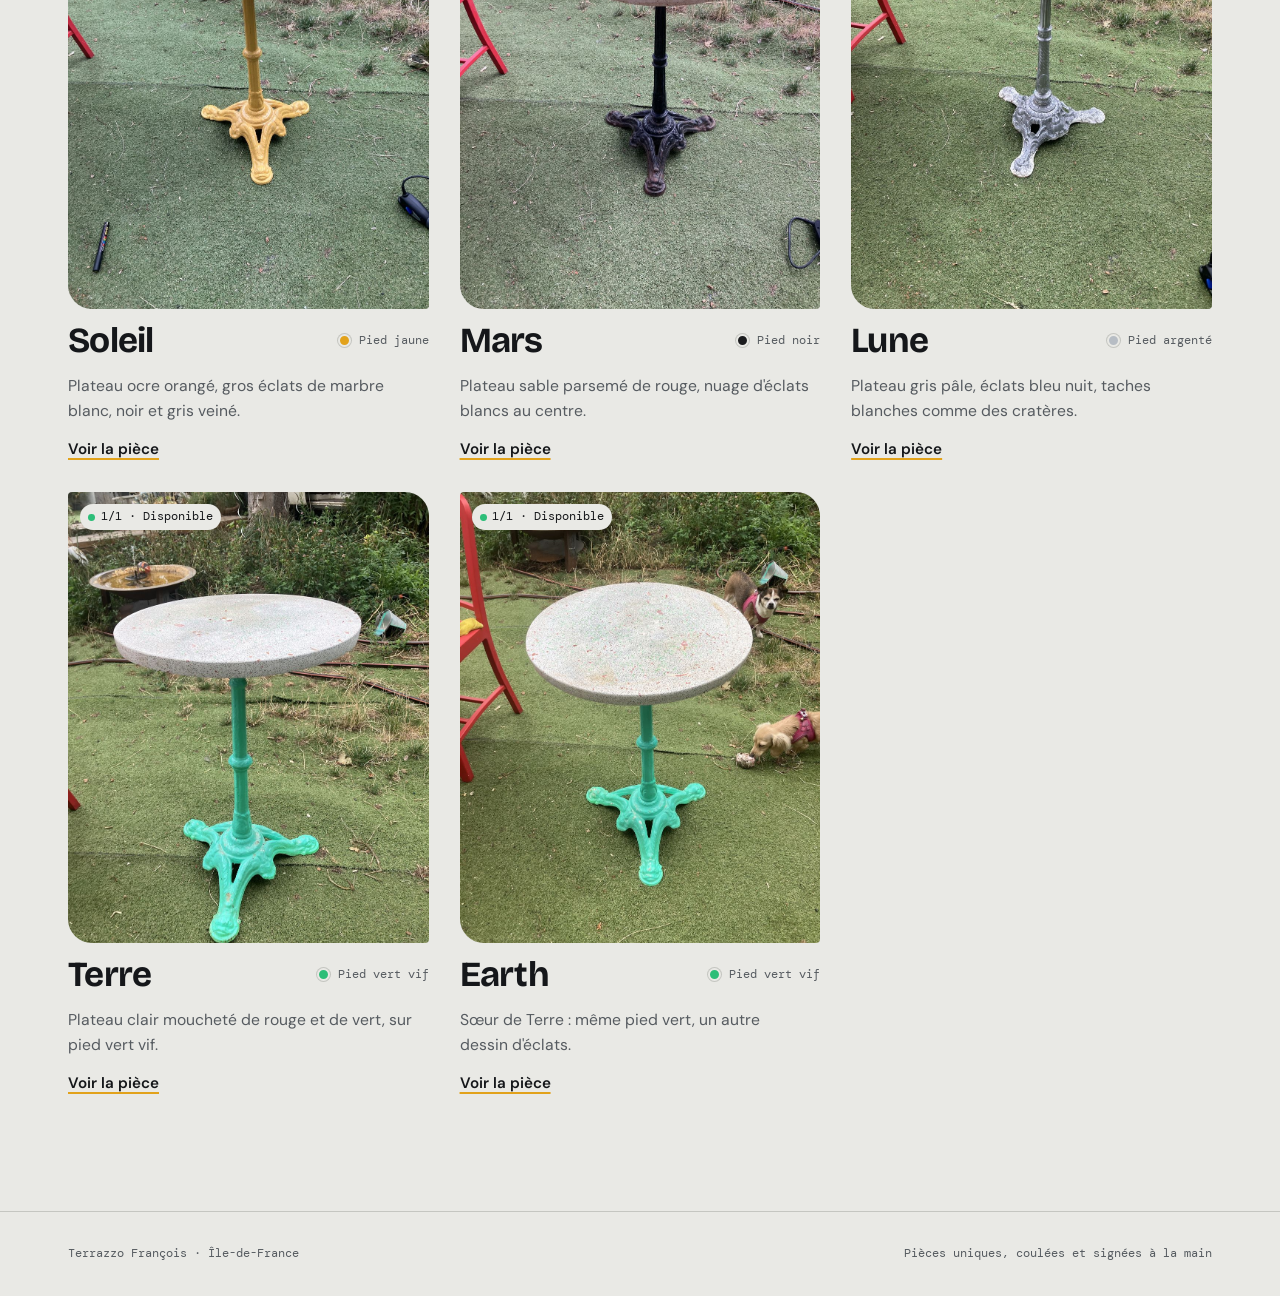
<file: tables/teburu/index.html>
<!doctype html>
<html lang="fr">
<head>
<meta charset="utf-8">
<meta name="viewport" content="width=device-width, initial-scale=1, viewport-fit=cover">
<title>Table terrazzo テーブル, œuvre unique pied argenté | Terrazzo François</title>
<meta name="description" content="Table en terrazzo テーブル, œuvre unique coulée main en Île-de-France. Plateau Ø 49,5 cm, pied argenté, 71 cm de haut. Gravée, signée et datée.">
<link rel="canonical" href="https://frafra92.github.io/terrazzo/tables/teburu/">
<meta property="og:site_name" content="Terrazzo François">
<meta property="og:locale" content="fr_FR">
<meta property="og:type" content="product">
<meta property="og:title" content="Table terrazzo テーブル, œuvre unique pied argenté | Terrazzo François">
<meta property="og:description" content="Table en terrazzo テーブル, œuvre unique coulée main en Île-de-France. Plateau Ø 49,5 cm, pied argenté, 71 cm de haut. Gravée, signée et datée.">
<meta property="og:url" content="https://frafra92.github.io/terrazzo/tables/teburu/">
<meta property="og:image" content="https://frafra92.github.io/terrazzo/img/table-1.jpg">
<meta name="twitter:card" content="summary_large_image">
<link rel="preconnect" href="https://fonts.googleapis.com">
<link rel="preconnect" href="https://fonts.gstatic.com" crossorigin>
<link rel="stylesheet" href="https://fonts.googleapis.com/css2?family=Bricolage+Grotesque:opsz,wght@12..96,500..800&family=DM+Sans:wght@400;500;600&family=DM+Mono:wght@400;500&family=Noto+Sans+JP:wght@600&text=%E3%83%86%E3%83%BC%E3%83%96%E3%83%AB&display=swap">
<link rel="stylesheet" href="../../style.css">
<script type="application/ld+json">{"@context": "https://schema.org", "@type": "Product", "name": "Table en terrazzo テーブル", "description": "Son nom est écrit en japonais et se lit « tēburu » : la table. C'est la plus calme, un plateau blanc presque uni, ponctué de rares éclats rouges, sur un pied argenté à cannelures.", "image": ["https://frafra92.github.io/terrazzo/img/table-1.jpg", "https://frafra92.github.io/terrazzo/img/table-2.jpg", "https://frafra92.github.io/terrazzo/img/table-3.jpg", "https://frafra92.github.io/terrazzo/img/table-4.jpg"], "brand": {"@type": "Brand", "name": "Terrazzo François"}, "category": "Table", "material": "Terrazzo", "color": "argenté", "height": {"@type": "QuantitativeValue", "value": 71, "unitCode": "CMT"}, "width": {"@type": "QuantitativeValue", "value": 49.5, "unitCode": "CMT"}, "depth": {"@type": "QuantitativeValue", "value": 49.5, "unitCode": "CMT"}, "productionDate": "2025-07-14", "url": "https://frafra92.github.io/terrazzo/tables/teburu/"}</script>
<script type="application/ld+json">{"@context": "https://schema.org", "@type": "BreadcrumbList", "itemListElement": [{"@type": "ListItem", "position": 1, "name": "Accueil", "item": "https://frafra92.github.io/terrazzo/"}, {"@type": "ListItem", "position": 2, "name": "Les tables", "item": "https://frafra92.github.io/terrazzo/#pieces"}, {"@type": "ListItem", "position": 3, "name": "テーブル", "item": "https://frafra92.github.io/terrazzo/tables/teburu/"}]}</script>
</head>
<body>
<header class="top">
  <div class="wrap">
    <a class="brand" href="../../"><i aria-hidden="true"></i>Terrazzo François</a>
    <nav aria-label="Navigation principale">
      <a href="../../#pieces">Les tables</a>
      <a href="../../#sur-mesure">Sur mesure</a>
      <a href="../../#contact">Contact</a>
    </nav>
  </div>
</header>

<main>
  <div class="wrap">
    <nav class="crumbs" aria-label="Fil d'Ariane"><a href="../../">Accueil</a> › <a href="../../#pieces">Les tables</a> › テーブル</nav>
    <article class="tpage">
      <div class="gal">
        <img class="big" id="big" src="../../img/table-1.jpg" alt="Table en terrazzo テーブル (tēburu), plateau blanc sur pied argenté, vue de profil" width="975" height="1300" fetchpriority="high">
        <div class="thumbs" id="thumbs"><a href="../../img/table-1.jpg" data-i="0" aria-label="Photo 1" aria-current="true"><img src="../../img/table-1.jpg" alt="" loading="lazy" width="150" height="150"></a><a href="../../img/table-2.jpg" data-i="1" aria-label="Photo 2"><img src="../../img/table-2.jpg" alt="" loading="lazy" width="150" height="150"></a><a href="../../img/table-3.jpg" data-i="2" aria-label="Photo 3"><img src="../../img/table-3.jpg" alt="" loading="lazy" width="150" height="150"></a><a href="../../img/table-4.jpg" data-i="3" aria-label="Photo 4"><img src="../../img/table-4.jpg" alt="" loading="lazy" width="150" height="150"></a></div>
      </div>
      <div class="info">
        <p class="insc">ŒUVRE UNIQUE 1/1 · SÉRIE 0 · 14/07/2025</p>
        <h1 lang="ja"><span class="pre">Table en terrazzo</span>テーブル</h1>
        <p>Son nom est écrit en japonais et se lit « tēburu » : la table. C&#x27;est la plus calme, un plateau blanc presque uni, ponctué de rares éclats rouges, sur un pied argenté à cannelures.</p>
        <p class="artline">Art fonctionnel : elle se pose comme une table et se regarde comme une sculpture. Exemplaire unique, Série 0 : L'Univers.</p>
        <dl class="spec"><div><dt>Plateau</dt><dd>Terrazzo rond coulé main. Blanc, rares éclats rouges et verts</dd></div><div><dt>Dimensions</dt><dd>Ø 49,5 cm · épaisseur 3,5 cm · hauteur totale 71 cm</dd></div><div><dt>Pied</dt><dd>Pied de bistrot en fonte, repeint en argenté</dd></div><div><dt>Fixation</dt><dd>Vissé sur une cale en bois de parquet</dd></div><div><dt>Gravure</dt><dd>Nom (Tēburu), signature et date au dos</dd></div><div><dt>Prix</dt><dd>Sur demande</dd></div><div><dt>Édition</dt><dd>Exemplaire unique, Série 0 : L&#x27;Univers</dd></div><div><dt>Certificat</dt><dd>La facture fait office de certificat d&#x27;authenticité</dd></div><div><dt>Statut</dt><dd>Disponible</dd></div></dl>
        
        <div class="ctas">
          <a class="btn primary" href="tel:+33783925894">Appeler</a>
          <a class="btn" href="sms:+33783925894?&body=Bonjour%2C%20la%20table%20terrazzo%20テーブル%20est-elle%20toujours%20disponible%20%3F">Envoyer un SMS</a>
        </div>
        <p class="note">Ou au <span class="num">07 83 92 58 94</span>. Atelier en Île-de-France. Appels et SMS 24h/24.</p>
      </div>
    </article>
  </div>
  <section class="section">
    <div class="wrap">
      <div class="head"><p class="eyebrow">À voir aussi</p><h2>Les autres tables</h2>
        <p>Chaque table est un exemplaire unique. <a href="../../#sur-mesure">Une création sur mesure</a> est aussi possible.</p></div>
      <div class="grid">
  <a class="card" href="../soleil/" aria-label="Voir la table en terrazzo Soleil">
    <div class="ph"><img src="../../img/soleil-1.jpg" alt="Table en terrazzo Soleil, plateau ocre et pied jaune, vue de profil" loading="lazy" width="975" height="1300">
      <span class="tag"><i class="dot"></i>1/1 · Disponible</span></div>
    <div class="row"><h3>Soleil</h3>
      <span class="sw"><i style="background:#E2A21B"></i>Pied jaune</span></div>
    <p>Plateau ocre orangé, gros éclats de marbre blanc, noir et gris veiné.</p>
    <span class="more">Voir la pièce</span>
  </a>
  <a class="card" href="../mars/" aria-label="Voir la table en terrazzo Mars">
    <div class="ph"><img src="../../img/mars-1.jpg" alt="Table en terrazzo Mars, plateau sable et rouge sur pied noir, vue de profil" loading="lazy" width="975" height="1300">
      <span class="tag"><i class="dot"></i>1/1 · Disponible</span></div>
    <div class="row"><h3>Mars</h3>
      <span class="sw"><i style="background:#1B1C1E"></i>Pied noir</span></div>
    <p>Plateau sable parsemé de rouge, nuage d&#x27;éclats blancs au centre.</p>
    <span class="more">Voir la pièce</span>
  </a>
  <a class="card" href="../lune/" aria-label="Voir la table en terrazzo Lune">
    <div class="ph"><img src="../../img/lune-1.jpg" alt="Table en terrazzo Lune, plateau gris pâle sur pied argenté, vue de profil" loading="lazy" width="975" height="1300">
      <span class="tag"><i class="dot"></i>1/1 · Disponible</span></div>
    <div class="row"><h3>Lune</h3>
      <span class="sw"><i style="background:#B7BDC4"></i>Pied argenté</span></div>
    <p>Plateau gris pâle, éclats bleu nuit, taches blanches comme des cratères.</p>
    <span class="more">Voir la pièce</span>
  </a>
  <a class="card" href="../terre/" aria-label="Voir la table en terrazzo Terre">
    <div class="ph"><img src="../../img/terre-1.jpg" alt="Table en terrazzo Terre, plateau clair sur pied vert vif, vue de profil" loading="lazy" width="975" height="1300">
      <span class="tag"><i class="dot"></i>1/1 · Disponible</span></div>
    <div class="row"><h3>Terre</h3>
      <span class="sw"><i style="background:#2DBE78"></i>Pied vert vif</span></div>
    <p>Plateau clair moucheté de rouge et de vert, sur pied vert vif.</p>
    <span class="more">Voir la pièce</span>
  </a>
  <a class="card" href="../earth/" aria-label="Voir la table en terrazzo Earth">
    <div class="ph"><img src="../../img/earth-1.jpg" alt="Table en terrazzo Earth, plateau clair sur pied vert vif, vue de profil" loading="lazy" width="975" height="1300">
      <span class="tag"><i class="dot"></i>1/1 · Disponible</span></div>
    <div class="row"><h3>Earth</h3>
      <span class="sw"><i style="background:#2DBE78"></i>Pied vert vif</span></div>
    <p>Sœur de Terre : même pied vert, un autre dessin d&#x27;éclats.</p>
    <span class="more">Voir la pièce</span>
  </a></div>
    </div>
  </section>
</main>
<footer><div class="wrap"><span>Terrazzo François · Île-de-France</span><span>Pièces uniques, coulées et signées à la main</span></div></footer>

<script>
(function(){var big=document.getElementById("big"),th=document.getElementById("thumbs");
th.addEventListener("click",function(e){var a=e.target.closest("a");if(!a)return;e.preventDefault();
big.src=a.href;[].forEach.call(th.children,function(x){x.removeAttribute("aria-current")});a.setAttribute("aria-current","true");});})();
</script>
</body>
</html>
</file>
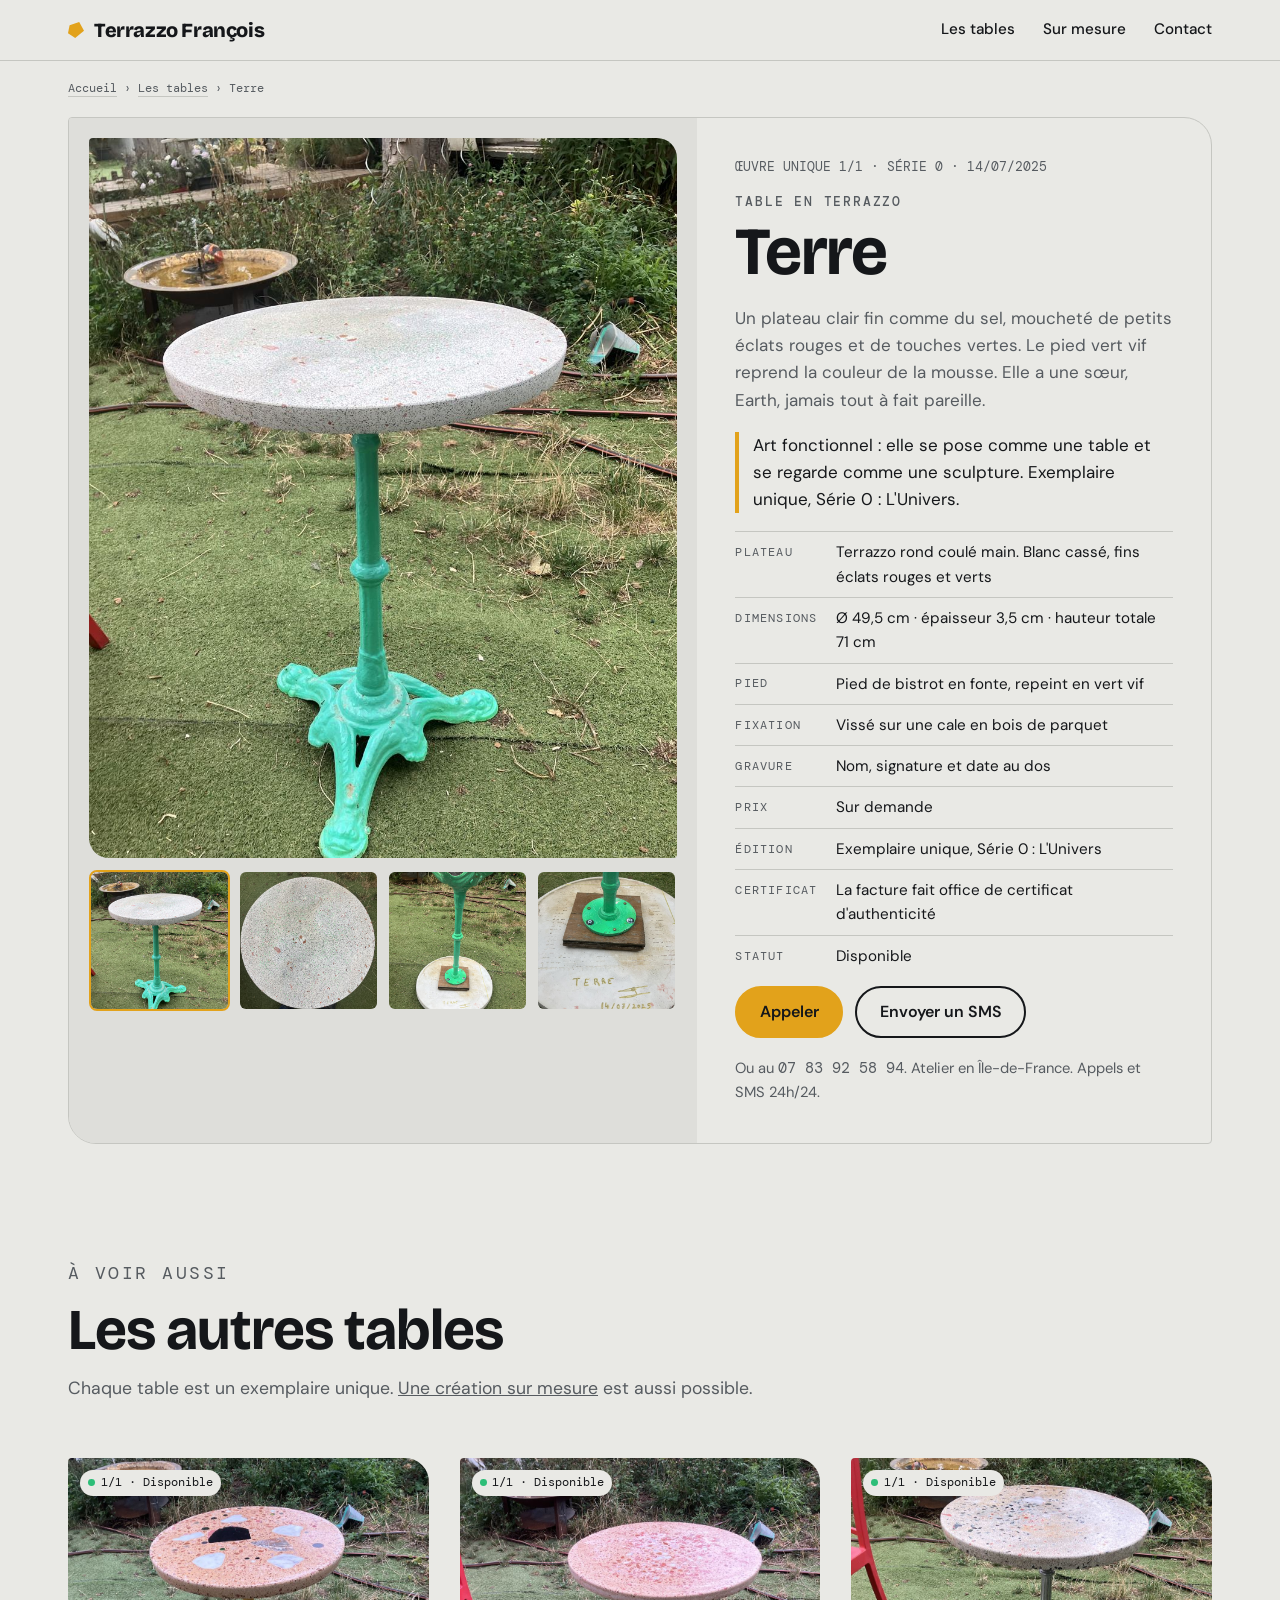
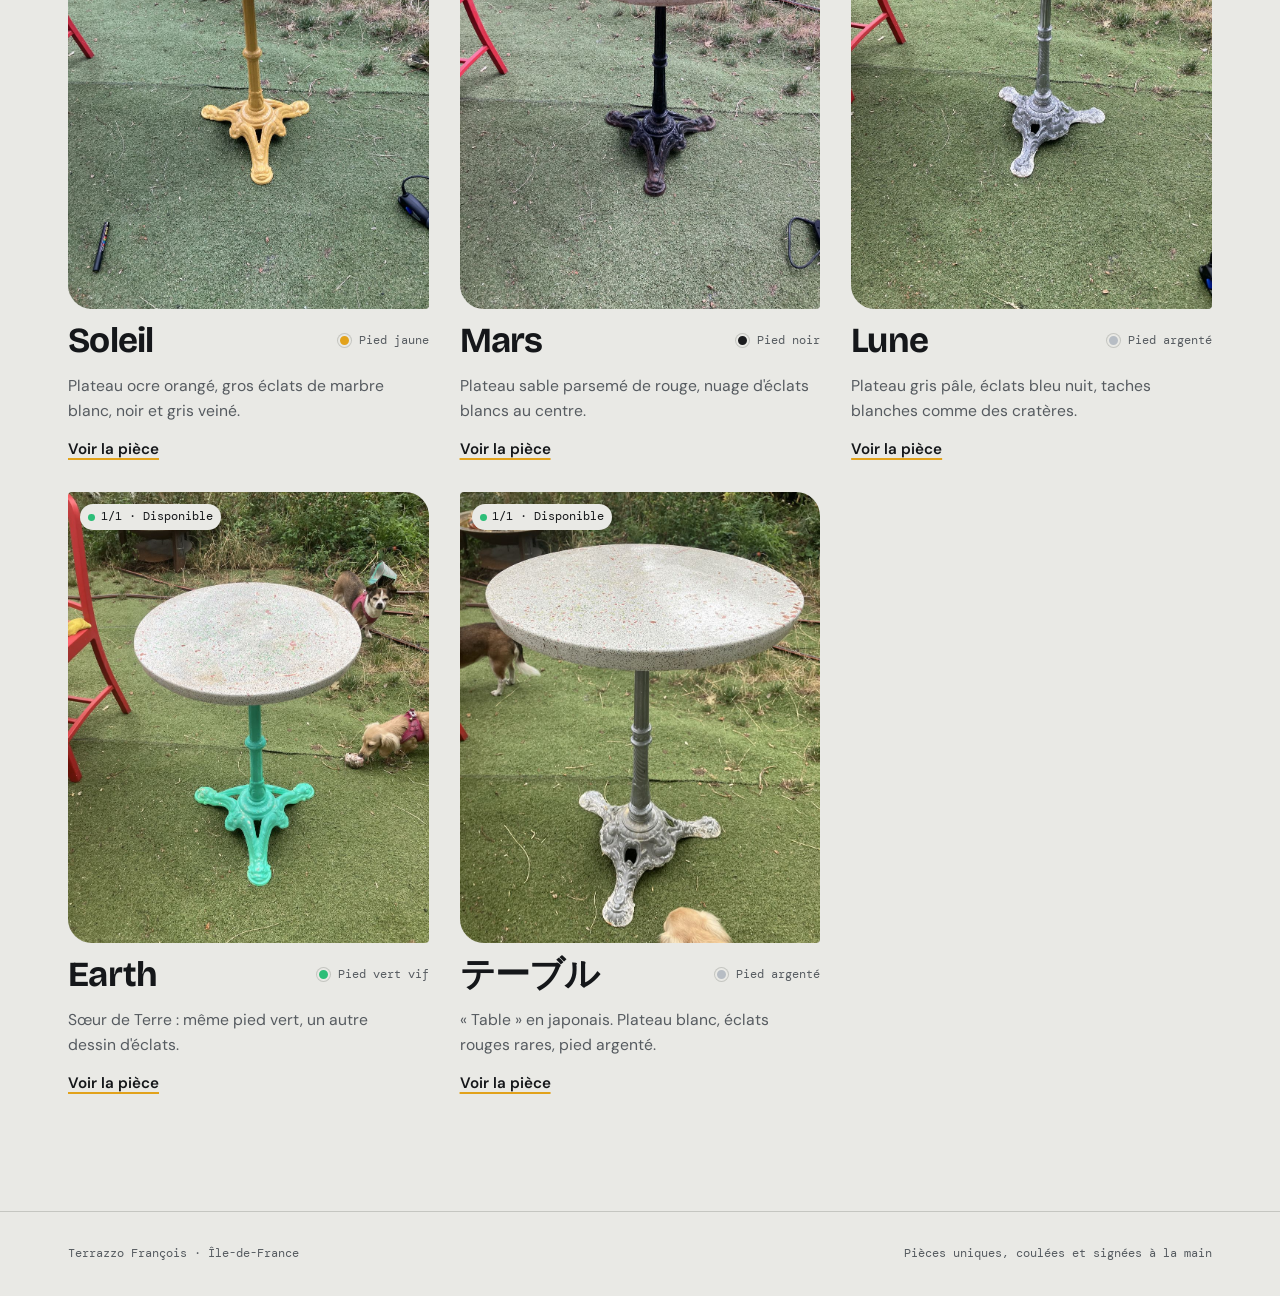
<file: tables/terre/index.html>
<!doctype html>
<html lang="fr">
<head>
<meta charset="utf-8">
<meta name="viewport" content="width=device-width, initial-scale=1, viewport-fit=cover">
<title>Table terrazzo Terre, œuvre unique pied vert vif | Terrazzo François</title>
<meta name="description" content="Table en terrazzo Terre, œuvre unique coulée main en Île-de-France. Plateau Ø 49,5 cm, pied vert vif, 71 cm de haut. Gravée, signée et datée.">
<link rel="canonical" href="https://frafra92.github.io/terrazzo/tables/terre/">
<meta property="og:site_name" content="Terrazzo François">
<meta property="og:locale" content="fr_FR">
<meta property="og:type" content="product">
<meta property="og:title" content="Table terrazzo Terre, œuvre unique pied vert vif | Terrazzo François">
<meta property="og:description" content="Table en terrazzo Terre, œuvre unique coulée main en Île-de-France. Plateau Ø 49,5 cm, pied vert vif, 71 cm de haut. Gravée, signée et datée.">
<meta property="og:url" content="https://frafra92.github.io/terrazzo/tables/terre/">
<meta property="og:image" content="https://frafra92.github.io/terrazzo/img/terre-1.jpg">
<meta name="twitter:card" content="summary_large_image">
<link rel="preconnect" href="https://fonts.googleapis.com">
<link rel="preconnect" href="https://fonts.gstatic.com" crossorigin>
<link rel="stylesheet" href="https://fonts.googleapis.com/css2?family=Bricolage+Grotesque:opsz,wght@12..96,500..800&family=DM+Sans:wght@400;500;600&family=DM+Mono:wght@400;500&family=Noto+Sans+JP:wght@600&text=%E3%83%86%E3%83%BC%E3%83%96%E3%83%AB&display=swap">
<link rel="stylesheet" href="../../style.css">
<script type="application/ld+json">{"@context": "https://schema.org", "@type": "Product", "name": "Table en terrazzo Terre", "description": "Un plateau clair fin comme du sel, moucheté de petits éclats rouges et de touches vertes. Le pied vert vif reprend la couleur de la mousse. Elle a une sœur, Earth, jamais tout à fait pareille.", "image": ["https://frafra92.github.io/terrazzo/img/terre-1.jpg", "https://frafra92.github.io/terrazzo/img/terre-2.jpg", "https://frafra92.github.io/terrazzo/img/terre-3.jpg", "https://frafra92.github.io/terrazzo/img/terre-4.jpg"], "brand": {"@type": "Brand", "name": "Terrazzo François"}, "category": "Table", "material": "Terrazzo", "color": "vert vif", "height": {"@type": "QuantitativeValue", "value": 71, "unitCode": "CMT"}, "width": {"@type": "QuantitativeValue", "value": 49.5, "unitCode": "CMT"}, "depth": {"@type": "QuantitativeValue", "value": 49.5, "unitCode": "CMT"}, "productionDate": "2025-07-14", "url": "https://frafra92.github.io/terrazzo/tables/terre/"}</script>
<script type="application/ld+json">{"@context": "https://schema.org", "@type": "BreadcrumbList", "itemListElement": [{"@type": "ListItem", "position": 1, "name": "Accueil", "item": "https://frafra92.github.io/terrazzo/"}, {"@type": "ListItem", "position": 2, "name": "Les tables", "item": "https://frafra92.github.io/terrazzo/#pieces"}, {"@type": "ListItem", "position": 3, "name": "Terre", "item": "https://frafra92.github.io/terrazzo/tables/terre/"}]}</script>
</head>
<body>
<header class="top">
  <div class="wrap">
    <a class="brand" href="../../"><i aria-hidden="true"></i>Terrazzo François</a>
    <nav aria-label="Navigation principale">
      <a href="../../#pieces">Les tables</a>
      <a href="../../#sur-mesure">Sur mesure</a>
      <a href="../../#contact">Contact</a>
    </nav>
  </div>
</header>

<main>
  <div class="wrap">
    <nav class="crumbs" aria-label="Fil d'Ariane"><a href="../../">Accueil</a> › <a href="../../#pieces">Les tables</a> › Terre</nav>
    <article class="tpage">
      <div class="gal">
        <img class="big" id="big" src="../../img/terre-1.jpg" alt="Table en terrazzo Terre, plateau clair sur pied vert vif, vue de profil" width="975" height="1300" fetchpriority="high">
        <div class="thumbs" id="thumbs"><a href="../../img/terre-1.jpg" data-i="0" aria-label="Photo 1" aria-current="true"><img src="../../img/terre-1.jpg" alt="" loading="lazy" width="150" height="150"></a><a href="../../img/terre-2.jpg" data-i="1" aria-label="Photo 2"><img src="../../img/terre-2.jpg" alt="" loading="lazy" width="150" height="150"></a><a href="../../img/terre-3.jpg" data-i="2" aria-label="Photo 3"><img src="../../img/terre-3.jpg" alt="" loading="lazy" width="150" height="150"></a><a href="../../img/terre-4.jpg" data-i="3" aria-label="Photo 4"><img src="../../img/terre-4.jpg" alt="" loading="lazy" width="150" height="150"></a></div>
      </div>
      <div class="info">
        <p class="insc">ŒUVRE UNIQUE 1/1 · SÉRIE 0 · 14/07/2025</p>
        <h1><span class="pre">Table en terrazzo</span>Terre</h1>
        <p>Un plateau clair fin comme du sel, moucheté de petits éclats rouges et de touches vertes. Le pied vert vif reprend la couleur de la mousse. Elle a une sœur, Earth, jamais tout à fait pareille.</p>
        <p class="artline">Art fonctionnel : elle se pose comme une table et se regarde comme une sculpture. Exemplaire unique, Série 0 : L'Univers.</p>
        <dl class="spec"><div><dt>Plateau</dt><dd>Terrazzo rond coulé main. Blanc cassé, fins éclats rouges et verts</dd></div><div><dt>Dimensions</dt><dd>Ø 49,5 cm · épaisseur 3,5 cm · hauteur totale 71 cm</dd></div><div><dt>Pied</dt><dd>Pied de bistrot en fonte, repeint en vert vif</dd></div><div><dt>Fixation</dt><dd>Vissé sur une cale en bois de parquet</dd></div><div><dt>Gravure</dt><dd>Nom, signature et date au dos</dd></div><div><dt>Prix</dt><dd>Sur demande</dd></div><div><dt>Édition</dt><dd>Exemplaire unique, Série 0 : L&#x27;Univers</dd></div><div><dt>Certificat</dt><dd>La facture fait office de certificat d&#x27;authenticité</dd></div><div><dt>Statut</dt><dd>Disponible</dd></div></dl>
        
        <div class="ctas">
          <a class="btn primary" href="tel:+33783925894">Appeler</a>
          <a class="btn" href="sms:+33783925894?&body=Bonjour%2C%20la%20table%20terrazzo%20Terre%20est-elle%20toujours%20disponible%20%3F">Envoyer un SMS</a>
        </div>
        <p class="note">Ou au <span class="num">07 83 92 58 94</span>. Atelier en Île-de-France. Appels et SMS 24h/24.</p>
      </div>
    </article>
  </div>
  <section class="section">
    <div class="wrap">
      <div class="head"><p class="eyebrow">À voir aussi</p><h2>Les autres tables</h2>
        <p>Chaque table est un exemplaire unique. <a href="../../#sur-mesure">Une création sur mesure</a> est aussi possible.</p></div>
      <div class="grid">
  <a class="card" href="../soleil/" aria-label="Voir la table en terrazzo Soleil">
    <div class="ph"><img src="../../img/soleil-1.jpg" alt="Table en terrazzo Soleil, plateau ocre et pied jaune, vue de profil" loading="lazy" width="975" height="1300">
      <span class="tag"><i class="dot"></i>1/1 · Disponible</span></div>
    <div class="row"><h3>Soleil</h3>
      <span class="sw"><i style="background:#E2A21B"></i>Pied jaune</span></div>
    <p>Plateau ocre orangé, gros éclats de marbre blanc, noir et gris veiné.</p>
    <span class="more">Voir la pièce</span>
  </a>
  <a class="card" href="../mars/" aria-label="Voir la table en terrazzo Mars">
    <div class="ph"><img src="../../img/mars-1.jpg" alt="Table en terrazzo Mars, plateau sable et rouge sur pied noir, vue de profil" loading="lazy" width="975" height="1300">
      <span class="tag"><i class="dot"></i>1/1 · Disponible</span></div>
    <div class="row"><h3>Mars</h3>
      <span class="sw"><i style="background:#1B1C1E"></i>Pied noir</span></div>
    <p>Plateau sable parsemé de rouge, nuage d&#x27;éclats blancs au centre.</p>
    <span class="more">Voir la pièce</span>
  </a>
  <a class="card" href="../lune/" aria-label="Voir la table en terrazzo Lune">
    <div class="ph"><img src="../../img/lune-1.jpg" alt="Table en terrazzo Lune, plateau gris pâle sur pied argenté, vue de profil" loading="lazy" width="975" height="1300">
      <span class="tag"><i class="dot"></i>1/1 · Disponible</span></div>
    <div class="row"><h3>Lune</h3>
      <span class="sw"><i style="background:#B7BDC4"></i>Pied argenté</span></div>
    <p>Plateau gris pâle, éclats bleu nuit, taches blanches comme des cratères.</p>
    <span class="more">Voir la pièce</span>
  </a>
  <a class="card" href="../earth/" aria-label="Voir la table en terrazzo Earth">
    <div class="ph"><img src="../../img/earth-1.jpg" alt="Table en terrazzo Earth, plateau clair sur pied vert vif, vue de profil" loading="lazy" width="975" height="1300">
      <span class="tag"><i class="dot"></i>1/1 · Disponible</span></div>
    <div class="row"><h3>Earth</h3>
      <span class="sw"><i style="background:#2DBE78"></i>Pied vert vif</span></div>
    <p>Sœur de Terre : même pied vert, un autre dessin d&#x27;éclats.</p>
    <span class="more">Voir la pièce</span>
  </a>
  <a class="card" href="../teburu/" aria-label="Voir la table en terrazzo テーブル">
    <div class="ph"><img src="../../img/table-1.jpg" alt="Table en terrazzo テーブル (tēburu), plateau blanc sur pied argenté, vue de profil" loading="lazy" width="975" height="1300">
      <span class="tag"><i class="dot"></i>1/1 · Disponible</span></div>
    <div class="row"><h3 lang="ja">テーブル</h3>
      <span class="sw"><i style="background:#B7BDC4"></i>Pied argenté</span></div>
    <p>« Table » en japonais. Plateau blanc, éclats rouges rares, pied argenté.</p>
    <span class="more">Voir la pièce</span>
  </a></div>
    </div>
  </section>
</main>
<footer><div class="wrap"><span>Terrazzo François · Île-de-France</span><span>Pièces uniques, coulées et signées à la main</span></div></footer>

<script>
(function(){var big=document.getElementById("big"),th=document.getElementById("thumbs");
th.addEventListener("click",function(e){var a=e.target.closest("a");if(!a)return;e.preventDefault();
big.src=a.href;[].forEach.call(th.children,function(x){x.removeAttribute("aria-current")});a.setAttribute("aria-current","true");});})();
</script>
</body>
</html>
</file>
<file: style.css>
/* Layout: a terrazzo field (generated chips) behind a solid headline panel; then a gallery of six one-of-one pieces, each opening into a four-photo viewer; custom orders and contact below. */
:root{
  --bg:#E9E9E5; --bg2:#DEDEDA; --card:#F3F3F0; --fg:#15171A; --mute:#565B60; --line:#C5C6C1;
  --accent:#E2A21B; --accent-ink:#15171A;
  --c-green:#2DBE78; --c-yellow:#E2A21B; --c-black:#1B1C1E; --c-silver:#B7BDC4; --c-red:#C2492F; --c-ochre:#D8A57C;
  --f-display:"Bricolage Grotesque","Helvetica Neue",Arial,sans-serif;
  --f-body:"DM Sans","Helvetica Neue",Arial,sans-serif;
  --f-mono:"DM Mono",ui-monospace,Menlo,Consolas,monospace;
  --gutter:clamp(16px,4vw,48px);
}
@media (prefers-color-scheme:dark){:root:not([data-theme="light"]){
  --bg:#111314; --bg2:#191C1E; --card:#1A1D1F; --fg:#ECEDEA; --mute:#A3A8AB; --line:#2F3336; --c-black:#3A3D40; color-scheme:dark}}
:root[data-theme="dark"]{
  --bg:#111314; --bg2:#191C1E; --card:#1A1D1F; --fg:#ECEDEA; --mute:#A3A8AB; --line:#2F3336; --c-black:#3A3D40; color-scheme:dark}

*{box-sizing:border-box}
html{scroll-behavior:smooth;scroll-padding-top:72px}
body{margin:0;background:var(--bg);color:var(--fg);font-family:var(--f-body);font-size:17px;line-height:1.6;padding-inline:0}
img{display:block;max-width:100%;height:auto}
a{color:inherit}
:focus-visible{outline:3px solid var(--accent);outline-offset:3px}
.wrap{max-width:1240px;margin-inline:auto;padding-inline:var(--gutter)}
h1,h2,h3{font-family:var(--f-display);font-weight:700;letter-spacing:-.02em;line-height:1.02;margin:0;text-wrap:balance}
h2{font-size:clamp(2rem,5vw,3.6rem)}
p{margin:0;text-wrap:pretty}
.eyebrow{font-family:var(--f-mono);font-size:.78rem;letter-spacing:.14em;text-transform:uppercase;color:var(--mute)}
.btn{display:inline-flex;align-items:center;gap:.5em;font:600 1rem/1 var(--f-body);padding:1em 1.4em;border-radius:999px;border:2px solid var(--fg);background:transparent;color:var(--fg);text-decoration:none;cursor:pointer}
.btn.primary{background:var(--accent);border-color:var(--accent);color:var(--accent-ink)}
.btn:hover{transform:translateY(-1px)}
.btn.primary:hover{filter:brightness(1.06)}

/* header */
.top{position:sticky;top:env(safe-area-inset-top,0px);z-index:20;background:var(--bg);border-bottom:1px solid var(--line)}
.top .wrap{display:flex;align-items:center;justify-content:space-between;gap:16px;min-height:60px;flex-wrap:wrap;padding-block:6px}
.brand{font-family:var(--f-display);font-weight:800;font-size:1.25rem;letter-spacing:-.02em;text-decoration:none;display:flex;align-items:center;gap:.5em}
.brand i{display:inline-block;width:.8em;height:.8em;background:var(--accent);clip-path:polygon(10% 20%,70% 0,100% 55%,45% 100%,0 70%)}
.top nav{display:flex;gap:clamp(12px,2.4vw,28px);font-size:.95rem;font-weight:500}
.top nav a{text-decoration:none;padding:.4em 0;border-bottom:2px solid transparent}
.top nav a:hover{border-color:var(--accent)}

/* hero */
.hero{position:relative;padding-block:clamp(40px,8vw,110px);overflow:hidden;background:var(--bg2)}
#chips{position:absolute;inset:0;width:100%;height:100%}
.hero .wrap{position:relative}
.panel{background:var(--bg);max-width:680px;padding:clamp(22px,4vw,48px);display:flex;flex-direction:column;gap:22px;border-radius:4px 28px 4px 28px}
.panel h1{font-size:clamp(2.4rem,6.4vw,4.8rem)}
.panel .lead{font-size:1.15rem;color:var(--mute);max-width:46ch}
.ctas{display:flex;flex-wrap:wrap;gap:12px}
.facts{display:flex;flex-wrap:wrap;gap:8px 20px;font-family:var(--f-mono);font-size:.8rem;color:var(--mute)}
.facts span::before{content:"";display:inline-block;width:.55em;height:.55em;background:var(--accent);margin-right:.5em;clip-path:polygon(10% 20%,70% 0,100% 55%,45% 100%,0 70%)}

.group{margin:0}
.group img{width:100%;max-height:70vh;object-fit:cover}
.group figcaption{font-family:var(--f-mono);font-size:.78rem;color:var(--mute);padding-block:10px}

/* collection */
.section{padding-block:clamp(56px,9vw,120px)}
.head{display:flex;flex-direction:column;gap:14px;margin-bottom:clamp(28px,5vw,56px);max-width:760px}
.head p{color:var(--mute);font-size:1.1rem}
.grid{display:grid;grid-template-columns:repeat(3,minmax(0,1fr));gap:clamp(16px,2.4vw,32px)}
@media (max-width:900px){.grid{grid-template-columns:repeat(2,minmax(0,1fr))}}
@media (max-width:560px){.grid{grid-template-columns:minmax(0,1fr)}}
.card{background:none;border:0;padding:0;text-align:left;color:inherit;font:inherit;cursor:pointer;display:flex;flex-direction:column;gap:14px;min-width:0}
.card .ph{position:relative;aspect-ratio:4/5;overflow:hidden;background:var(--bg2);border-radius:4px 24px 4px 24px}
.card .ph img{width:100%;height:100%;object-fit:cover;transition:transform .5s}
.card:hover .ph img{transform:scale(1.04)}
.card .tag{position:absolute;left:12px;top:12px;background:var(--bg);color:var(--fg);font-family:var(--f-mono);font-size:.72rem;padding:.35em .7em;border-radius:999px;display:flex;align-items:center;gap:.5em}
.dot{width:.6em;height:.6em;border-radius:50%;background:var(--c-green)}
.card .row{display:flex;align-items:center;justify-content:space-between;gap:10px}
.card h3{font-size:clamp(1.7rem,3vw,2.2rem)}
.sw{display:flex;align-items:center;gap:8px;font-family:var(--f-mono);font-size:.74rem;color:var(--mute)}
.sw i{width:1.1em;height:1.1em;border-radius:50%;border:2px solid var(--bg);box-shadow:0 0 0 1px var(--line)}
.card p{color:var(--mute);font-size:.98rem}
.card .more{font-weight:600;font-size:.95rem;text-decoration:underline;text-underline-offset:4px;text-decoration-thickness:2px;text-decoration-color:var(--accent)}

/* signature */
.sign{background:var(--c-black);color:#ECEDEA}
.sign .wrap{display:grid;grid-template-columns:minmax(0,1fr) minmax(0,1fr);gap:clamp(24px,5vw,72px);align-items:center}
@media (max-width:820px){.sign .wrap{grid-template-columns:minmax(0,1fr)}}
.sign img{width:100%;aspect-ratio:1/1;object-fit:cover;object-position:50% 78%;border-radius:4px 28px 4px 28px}
.sign h2{margin-bottom:18px}
.sign p{color:#B9BDC0;max-width:48ch}
.sign ul{list-style:none;padding:0;margin:28px 0 0;display:flex;flex-direction:column;gap:14px;font-size:1rem}
.sign li{display:flex;gap:14px;align-items:baseline;border-top:1px solid #3A3D40;padding-top:14px}
.sign li b{font-family:var(--f-mono);font-weight:500;font-size:.8rem;color:var(--accent);min-width:7.5em}
.sign .eyebrow{color:#9DA2A6;display:block;margin-bottom:14px}

/* custom */
.custom{display:grid;grid-template-columns:minmax(0,1.05fr) minmax(0,.95fr);gap:clamp(24px,5vw,72px)}
@media (max-width:860px){.custom{grid-template-columns:minmax(0,1fr)}}
.opts{display:grid;grid-template-columns:repeat(2,minmax(0,1fr));gap:12px;margin-top:28px}
@media (max-width:520px){.opts{grid-template-columns:minmax(0,1fr)}}
.opt{padding:16px 18px;background:var(--card);border-left:6px solid var(--oc,var(--accent));border-radius:2px 14px 2px 14px}
.opt b{display:block;font-family:var(--f-display);font-size:1.1rem;margin-bottom:2px}
.opt span{color:var(--mute);font-size:.95rem}
.steps{list-style:none;margin:0;padding:0;display:flex;flex-direction:column}
.steps li{display:grid;grid-template-columns:2.6rem minmax(0,1fr);gap:14px;padding-block:20px;border-top:1px solid var(--line)}
.steps li:last-child{border-bottom:1px solid var(--line)}
.steps .n{font-family:var(--f-mono);font-size:.9rem;color:var(--mute);padding-top:.3em}
.steps h3{font-size:1.4rem;margin-bottom:6px}
.steps p{color:var(--mute)}
.steps-title{font-family:var(--f-mono);font-size:.78rem;letter-spacing:.14em;text-transform:uppercase;color:var(--mute);margin-bottom:14px}

.strip{display:grid;grid-template-columns:repeat(4,minmax(0,1fr));gap:12px;margin-top:clamp(40px,6vw,72px)}
@media (max-width:760px){.strip{grid-template-columns:repeat(2,minmax(0,1fr))}}
.strip img{width:100%;aspect-ratio:3/4;object-fit:cover;border-radius:4px 18px 4px 18px}
.strip-cap{font-family:var(--f-mono);font-size:.78rem;color:var(--mute);margin-top:12px}

/* contact */
.contact{background:var(--bg2)}
.cwrap{display:grid;grid-template-columns:minmax(0,.9fr) minmax(0,1.1fr);gap:clamp(24px,5vw,72px)}
@media (max-width:860px){.cwrap{grid-template-columns:minmax(0,1fr)}}
.cinfo{display:flex;flex-direction:column;gap:18px}
.cinfo p{color:var(--mute)}
.dl{display:grid;gap:10px;font-size:1rem;margin:0}
.dl div{display:flex;gap:12px;border-top:1px solid var(--line);padding-top:10px}
.dl dt{font-family:var(--f-mono);font-size:.76rem;text-transform:uppercase;letter-spacing:.1em;color:var(--mute);min-width:7em;padding-top:.25em}
.dl dd{margin:0;user-select:all;min-width:0;overflow-wrap:anywhere}
form{display:flex;flex-direction:column;gap:16px;background:var(--bg);padding:clamp(18px,3vw,32px);border-radius:4px 28px 4px 28px}
.f{display:flex;flex-direction:column;gap:6px;min-width:0}
.f label{font-weight:600;font-size:.92rem}
.f input,.f select,.f textarea{font:inherit;color:var(--fg);background:var(--card);border:1.5px solid var(--line);border-radius:10px;padding:.8em .9em;width:100%;min-width:0}
.f textarea{min-height:120px;resize:vertical}
.two{display:grid;grid-template-columns:repeat(2,minmax(0,1fr));gap:16px}
@media (max-width:520px){.two{grid-template-columns:minmax(0,1fr)}}
.out{display:flex;flex-direction:column;gap:12px;border:2px dashed var(--accent);border-radius:14px;padding:16px}
.out pre{margin:0;white-space:pre-wrap;font-family:var(--f-mono);font-size:.84rem;user-select:all;overflow-wrap:anywhere}
.out .acts{display:flex;flex-wrap:wrap;gap:10px;align-items:center}
.out small{color:var(--mute)}
footer{padding-block:32px;border-top:1px solid var(--line);font-family:var(--f-mono);font-size:.78rem;color:var(--mute)}
footer .wrap{display:flex;flex-wrap:wrap;gap:8px 24px;justify-content:space-between}

@media (prefers-reduced-motion:reduce){html{scroll-behavior:auto}*{transition:none!important}}

/* cartes en lien */
a.card{text-decoration:none}
.skip{position:absolute;left:-999px}

/* page d'une table */
.crumbs{font-family:var(--f-mono);font-size:.78rem;color:var(--mute);padding-block:18px}
.crumbs a{text-decoration:none;border-bottom:1px solid var(--line)}
.tpage{display:grid;grid-template-columns:minmax(0,1.1fr) minmax(0,.9fr);background:var(--bg);border-radius:4px 28px 4px 28px;overflow:hidden;border:1px solid var(--line)}
@media (max-width:820px){.tpage{grid-template-columns:minmax(0,1fr)}}
.tpage h1{font-size:clamp(2.6rem,6vw,4.2rem)}
.tpage .info{padding:clamp(20px,3vw,40px);display:flex;flex-direction:column;gap:18px;min-width:0}
.tpage .info p{color:var(--mute)}
.tpage .gal{background:var(--bg2);padding:clamp(12px,2vw,20px);display:flex;flex-direction:column;gap:12px;min-width:0}
.tpage .big{width:100%;aspect-ratio:3/4;object-fit:cover;border-radius:4px 20px 4px 20px;max-height:80vh}
.tpage .insc{font-family:var(--f-mono);font-size:.82rem;color:var(--mute)}
.thumbs a{display:block;border:2px solid transparent;border-radius:8px;overflow:hidden;aspect-ratio:1}
.thumbs a[aria-current="true"]{border-color:var(--accent)}
.thumbs img{width:100%;height:100%;object-fit:cover}
.spec{display:grid;gap:8px;margin:0;font-size:.95rem}
.spec div{display:flex;gap:12px;border-top:1px solid var(--line);padding-top:8px}
.spec dt{font-family:var(--f-mono);font-size:.74rem;text-transform:uppercase;letter-spacing:.1em;color:var(--mute);min-width:7.5em;padding-top:.25em}
.spec dd{margin:0;min-width:0}
.ctas{display:flex;flex-wrap:wrap;gap:12px}
.num{font-family:var(--f-mono);font-size:.95rem;user-select:all}

/* FAQ */
.faq{display:flex;flex-direction:column;max-width:820px}
.faq details{border-top:1px solid var(--line);padding-block:16px}
.faq details:last-child{border-bottom:1px solid var(--line)}
.faq summary{cursor:pointer;font-family:var(--f-display);font-weight:700;font-size:1.2rem;letter-spacing:-.01em}
.faq p{color:var(--mute);margin-top:10px;max-width:62ch}

.pre{display:block;font-family:var(--f-mono);font-weight:500;font-size:.8rem;letter-spacing:.14em;text-transform:uppercase;color:var(--mute);margin-bottom:10px}
.note{font-size:.92rem;color:var(--mute)}
.part{margin:0;padding-left:1.1em;color:var(--mute)}
.thumbs{display:grid;grid-template-columns:repeat(4,minmax(0,1fr));gap:8px}

/* art fonctionnel */
.art{background:var(--bg2)}
.artgrid{display:grid;grid-template-columns:repeat(3,minmax(0,1fr));gap:clamp(16px,3vw,40px)}
@media (max-width:760px){.artgrid{grid-template-columns:minmax(0,1fr)}}
.artgrid>div{border-top:3px solid var(--accent);padding-top:16px}
.artgrid h3{font-size:1.5rem;margin-bottom:8px}
.artgrid p{color:var(--mute)}
.artnote{margin-top:clamp(24px,4vw,44px);max-width:62ch;font-size:1.1rem}
.artline{border-left:4px solid var(--accent);padding-left:14px;color:var(--fg)!important}
</file>
